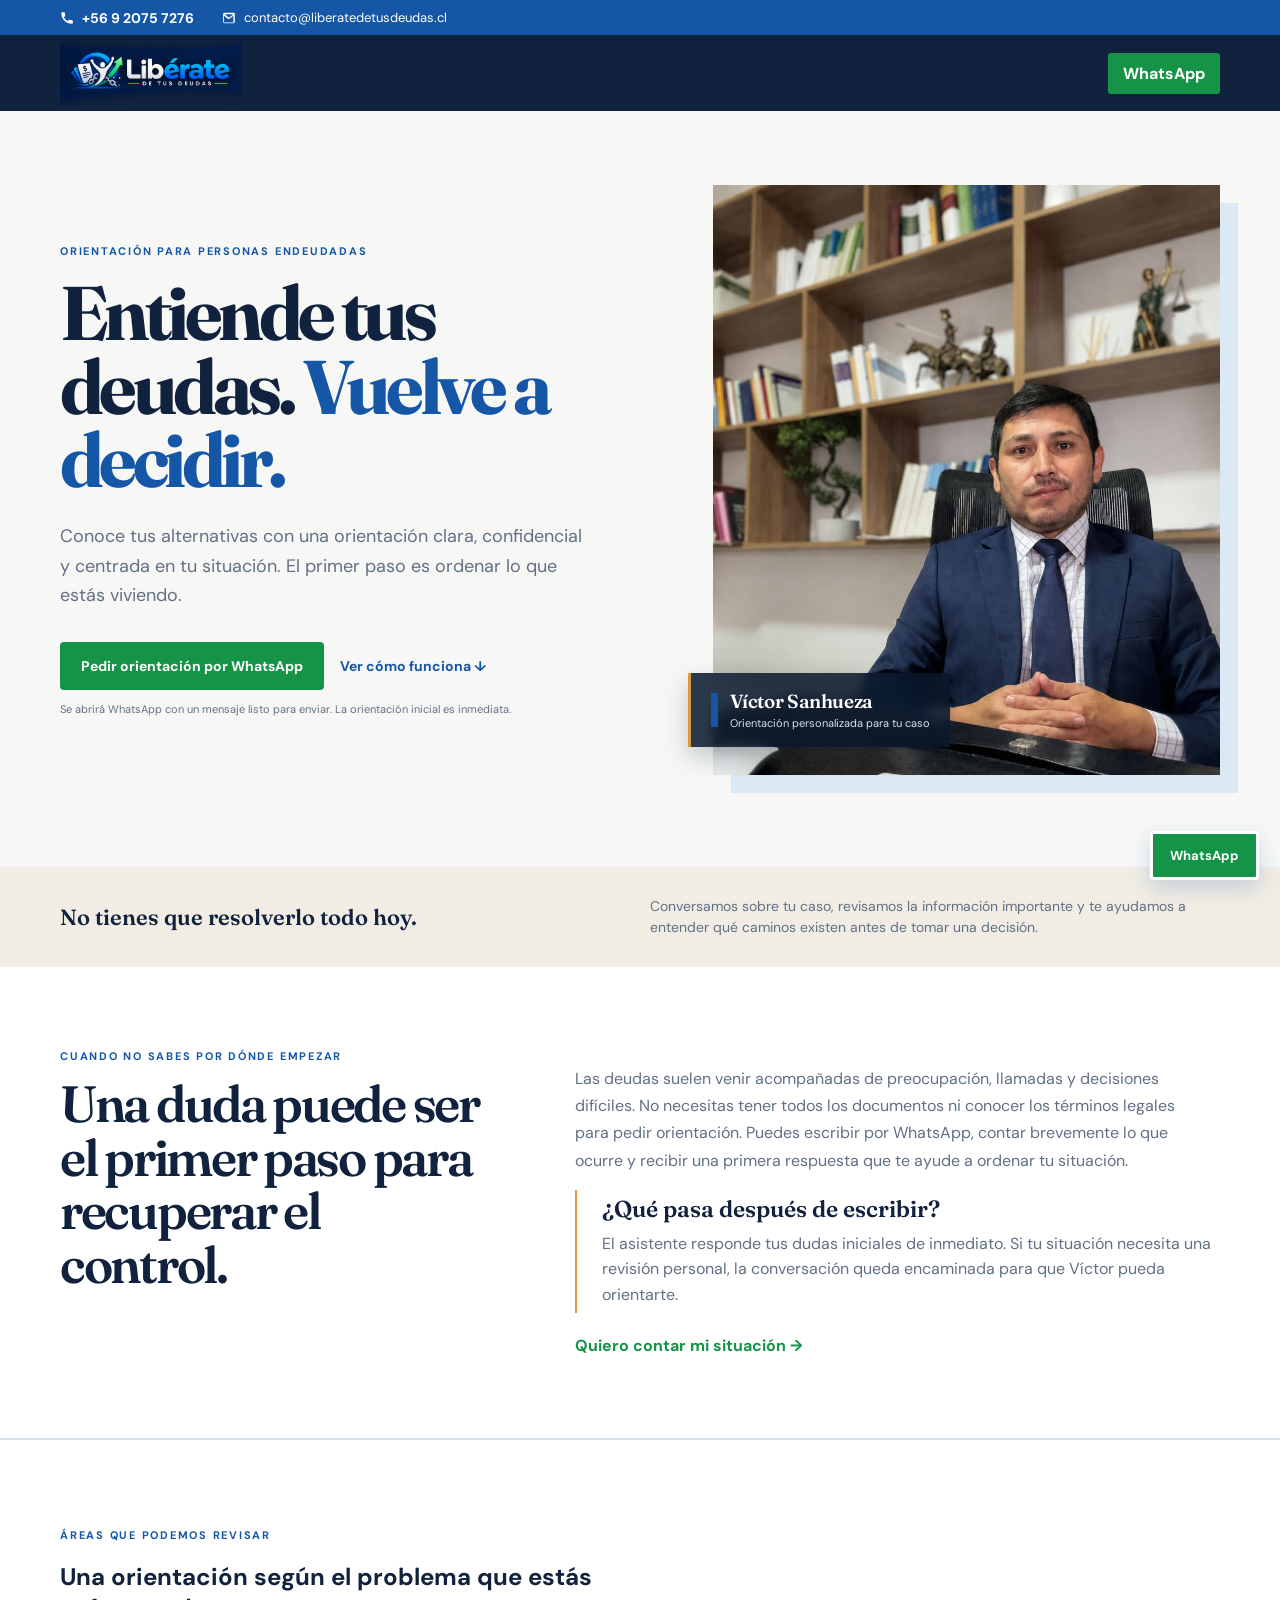
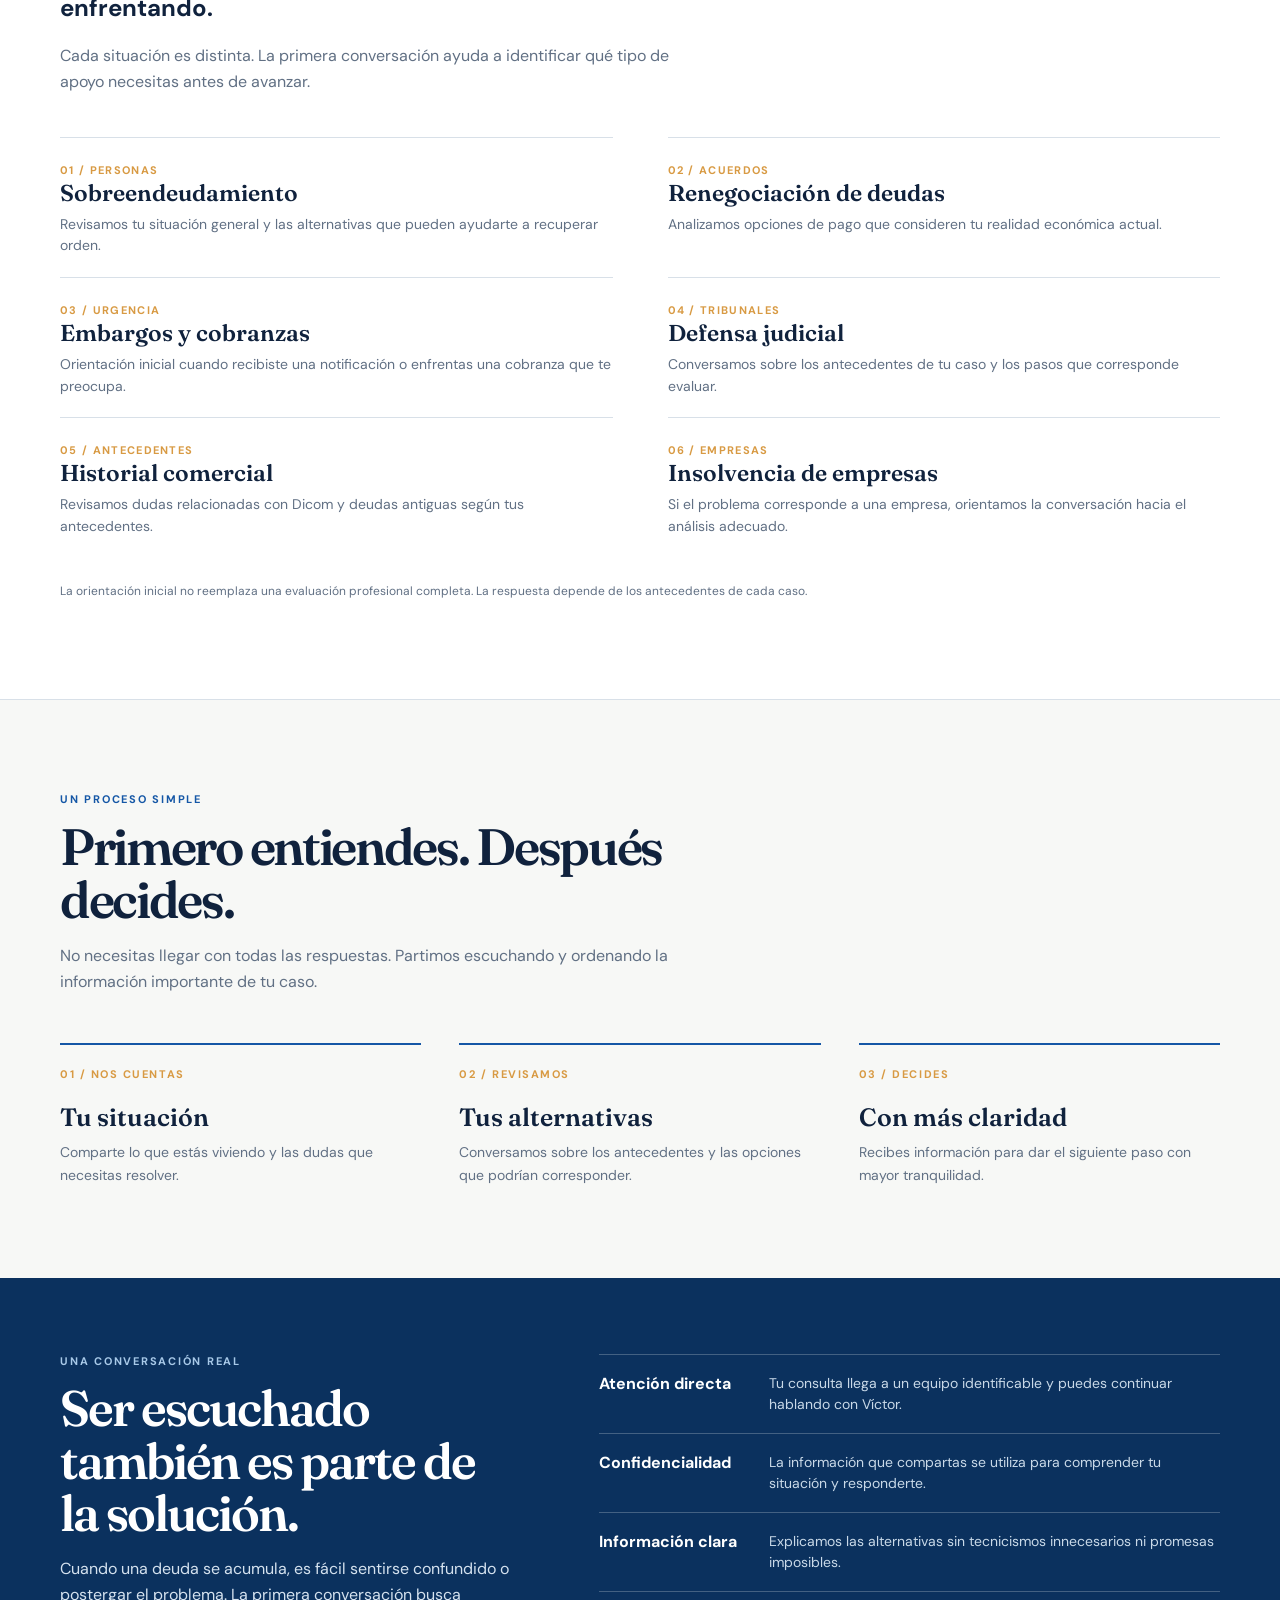
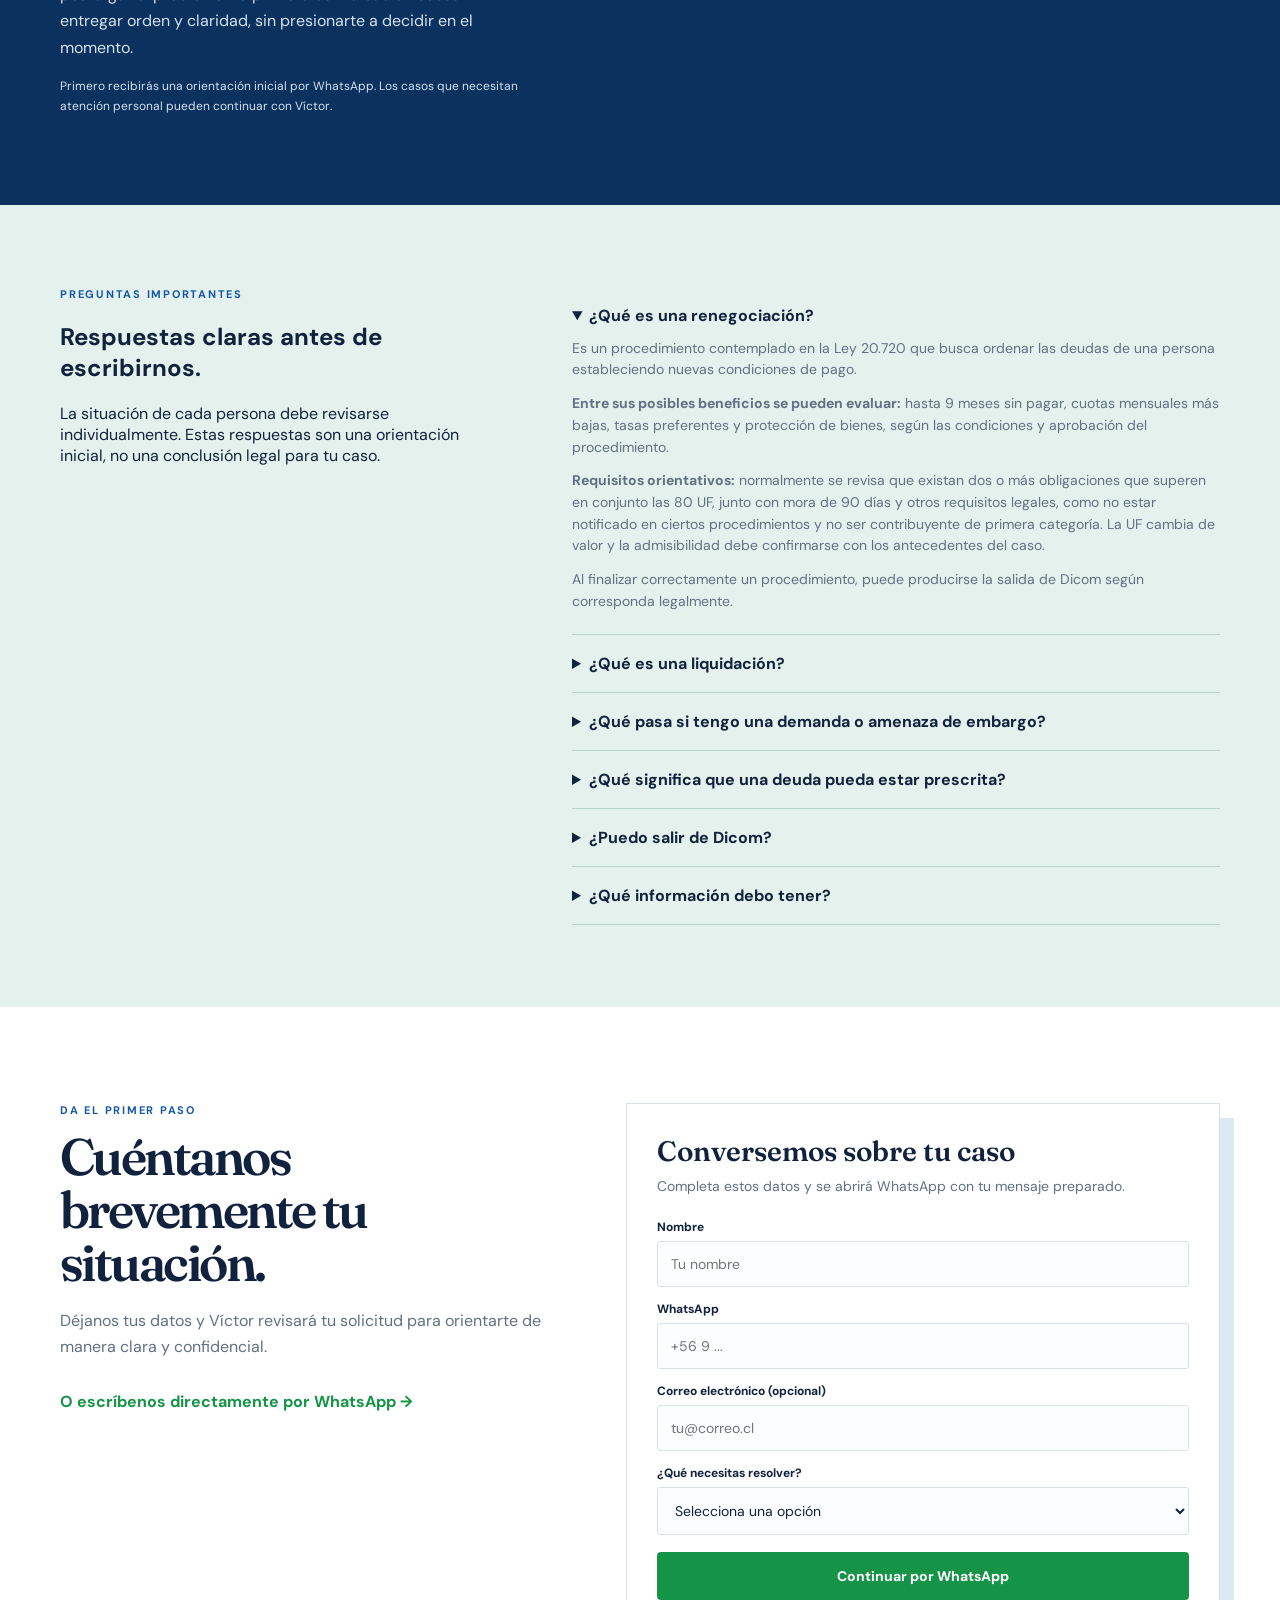
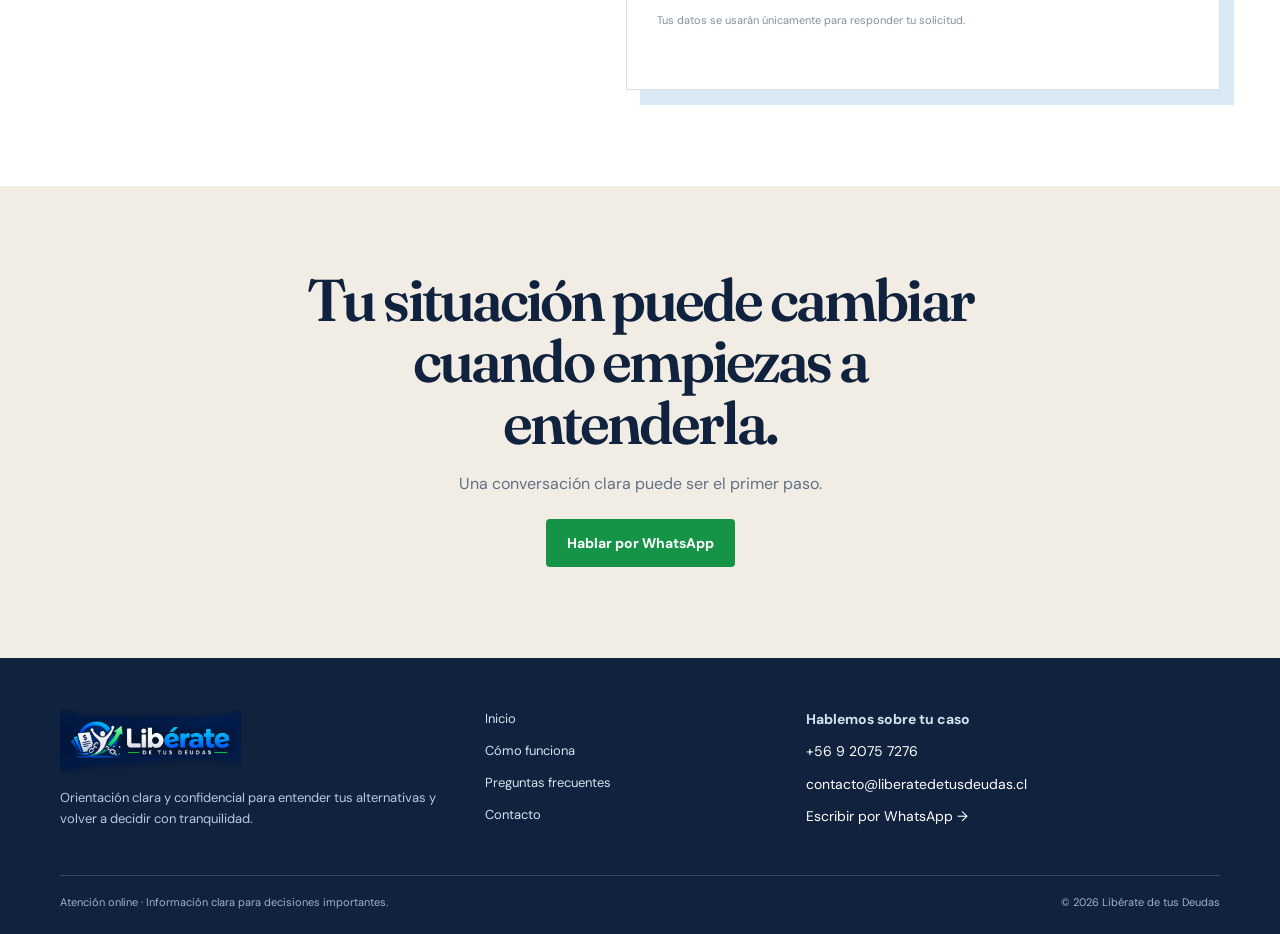
<file: index.html>
<!doctype html>
<html lang="es">
<head>
  <meta charset="utf-8">
  <meta name="viewport" content="width=device-width, initial-scale=1">
  <title>Libérate de tus Deudas | Orientación clara para volver a empezar</title>
  <meta name="description" content="Orientación clara y confidencial para entender tus alternativas frente a las deudas.">
  <meta name="theme-color" content="#10223d">
  <link rel="preconnect" href="https://fonts.googleapis.com">
  <link rel="preconnect" href="https://fonts.gstatic.com" crossorigin>
  <link rel="preload" as="image" href="victor abogado.jpeg" fetchpriority="high">
  <link href="https://fonts.googleapis.com/css2?family=DM+Sans:wght@400;500;600;700&family=Fraunces:opsz,wght@9..144,600;9..144,700&display=swap" rel="stylesheet">
  <style>
    :root{--ink:#10223d;--blue:#1557a6;--blue-dark:#0b315e;--paper:#f7f8f6;--warm:#f1ede4;--muted:#617084;--line:#d8e0e8;--green:#159447;--orange:#d89a43}
    *{box-sizing:border-box}html{scroll-behavior:smooth}body{margin:0;background:var(--paper);color:var(--ink);font-family:"DM Sans",sans-serif}a{color:inherit;text-decoration:none}.wrap{width:min(1160px,calc(100% - 40px));margin:auto}.eyebrow{color:var(--blue);font-size:11px;font-weight:700;letter-spacing:.16em;text-transform:uppercase}.topbar{background:var(--ink);color:#fff}.nav{height:76px;display:flex;align-items:center;justify-content:space-between}.brand{font-weight:700;letter-spacing:-.03em}.brand span{display:block;color:#a8c9e8;font-size:10px;letter-spacing:.14em;text-transform:uppercase;margin-top:3px}.nav-link{font-size:13px;color:#dce7f2}.hero{display:grid;grid-template-columns:1fr .88fr;gap:76px;align-items:center;padding:74px 0 92px}.hero h1{font:700 clamp(43px,6vw,76px)/.97 Fraunces,serif;letter-spacing:-.06em;margin:18px 0 25px;max-width:680px}.hero h1 em{font-style:normal;color:var(--blue)}.hero-copy>p{max-width:535px;color:var(--muted);font-size:18px;line-height:1.65;margin:0 0 31px}.actions{display:flex;gap:16px;align-items:center}.button{display:inline-block;border:0;background:var(--green);color:#fff;border-radius:4px;padding:15px 21px;font:700 14px "DM Sans";cursor:pointer;transition:transform .2s,background .2s}.button:hover{background:#10763a;transform:translateY(-2px)}.button:focus-visible,.text-link:focus-visible,a:focus-visible{outline:3px solid var(--orange);outline-offset:4px}.text-link{font-size:14px;color:var(--blue);font-weight:700}.portrait{position:relative;margin:0}.portrait img{display:block;width:100%;height:590px;object-fit:cover;object-position:center top;box-shadow:18px 18px 0 #dbe9f5}.portrait figcaption{position:absolute;left:-25px;bottom:28px;background:#fff;padding:13px 16px;border-left:3px solid var(--orange);box-shadow:0 9px 25px #10223d1c;font-size:13px}.intro{background:var(--warm);padding:29px 0}.intro-inner{display:flex;gap:32px;align-items:center;justify-content:space-between}.intro strong{font:600 22px Fraunces,serif}.intro p{margin:0;color:var(--muted);font-size:14px;max-width:570px;line-height:1.5}.section{padding:92px 0}.section-head{max-width:610px}.section h2{font:600 clamp(34px,4vw,52px)/1.05 Fraunces,serif;letter-spacing:-.045em;margin:14px 0 16px}.section-head p{color:var(--muted);line-height:1.6}.steps{display:grid;grid-template-columns:repeat(3,1fr);gap:38px;margin-top:49px}.step{border-top:2px solid var(--blue);padding-top:17px}.step b{font-size:11px;color:var(--orange);letter-spacing:.14em}.step h3{font:600 25px Fraunces,serif;margin:19px 0 9px}.step p{color:var(--muted);font-size:14px;line-height:1.6;margin:0}.trust{background:var(--blue-dark);color:#fff;padding:76px 0}.trust-grid{display:grid;grid-template-columns:.85fr 1.15fr;gap:80px;align-items:start}.trust h2{font:600 clamp(34px,4vw,50px)/1.05 Fraunces,serif;letter-spacing:-.04em;margin:14px 0}.trust .eyebrow{color:#a8c9e8}.trust p{color:#d5e2ef;line-height:1.65}.trust-list{border-top:1px solid #ffffff3b}.trust-item{padding:18px 0;border-bottom:1px solid #ffffff3b;display:grid;grid-template-columns:150px 1fr;gap:20px}.trust-item strong{color:#fff}.trust-item span{color:#c9d9e8;font-size:14px;line-height:1.5}.faq{background:#e5f1ec;padding:82px 0}.faq-grid{display:grid;grid-template-columns:.8fr 1.2fr;gap:80px}.faq details{border-bottom:1px solid #b8d4c8;padding:18px 0}.faq summary{font-weight:700;cursor:pointer}.faq details p{color:var(--muted);line-height:1.55;font-size:14px;margin:12px 0 4px}.contact{background:#fff;padding:96px 0}.contact-grid{display:grid;grid-template-columns:.9fr 1.1fr;gap:80px;align-items:start}.contact-copy h2{font:600 clamp(36px,4vw,55px)/1.03 Fraunces,serif;letter-spacing:-.05em;margin:14px 0 18px}.contact-copy p{color:var(--muted);line-height:1.65}.wa-inline{display:inline-block;margin-top:15px;color:var(--green);font-weight:700}.form-card{border:1px solid var(--line);padding:30px;box-shadow:14px 15px 0 #dbe9f5}.form-card h2{font:600 28px Fraunces,serif;margin:0 0 8px}.form-card>p{color:var(--muted);font-size:14px;line-height:1.5;margin:0 0 22px}.field{margin-bottom:14px}.field label{display:block;font-size:12px;font-weight:700;margin-bottom:6px}.field input,.field select{width:100%;border:1px solid var(--line);border-radius:3px;background:#fcfdff;padding:13px;font:14px "DM Sans";color:var(--ink)}.field input:focus,.field select:focus{outline:2px solid var(--orange);outline-offset:1px}.form-card .button{width:100%;margin-top:3px}.fine{font-size:11px!important;color:#82909c!important;margin:12px 0 0!important}.status{font-size:13px;margin-top:12px;min-height:18px}.status.ok{color:var(--green)}.status.error{color:#a13e2d}.closing{background:var(--warm);padding:83px 0 91px;text-align:center}.closing h2{font:600 clamp(35px,5vw,59px)/1.04 Fraunces,serif;letter-spacing:-.05em;max-width:700px;margin:0 auto 20px}.closing p{color:var(--muted);margin:0 auto 25px}.footer{border-top:1px solid var(--line);padding:24px 0;color:var(--muted);font-size:12px;display:flex;justify-content:space-between}.floating-wa{position:fixed;right:21px;bottom:20px;z-index:20;background:var(--green);color:#fff;border:3px solid #fff;border-radius:4px;padding:13px 17px;font-size:13px;font-weight:700;box-shadow:0 8px 22px #1557a633}
    .services{background:#fff;padding:88px 0;border-top:1px solid var(--line);border-bottom:1px solid var(--line)}.service-list{display:grid;grid-template-columns:1fr 1fr;gap:0 55px;margin-top:42px}.service{padding:20px 0;border-top:1px solid var(--line)}.service strong{display:block;font:600 23px Fraunces,serif;margin-bottom:7px}.service p{margin:0;color:var(--muted);font-size:14px;line-height:1.55}.service b{color:var(--orange);font-size:11px;letter-spacing:.12em}.services-note{color:var(--muted);font-size:12px;margin-top:25px}
    .contact-strip{background:#1557a6;color:#fff;font-size:13px}.contact-strip-inner{min-height:35px;display:flex;align-items:center;gap:28px}.contact-strip a{color:#fff}.contact-item{display:inline-flex;align-items:center;gap:8px}.contact-item b{font-size:14px}.contact-item svg{width:14px;height:14px;fill:currentColor}.nav-cta{background:var(--green);color:#fff!important;padding:10px 15px;border-radius:3px;font-weight:700}.footer{background:var(--ink);color:#d5e2ef;border-top:0;padding:52px max(20px,calc((100% - 1160px)/2)) 25px;display:grid;grid-template-columns:1.1fr .8fr 1.2fr;gap:45px}.footer h3{color:#fff;font:600 22px Fraunces,serif;margin:0 0 12px}.footer p{font-size:13px;line-height:1.6;margin:0;color:#b8cbe0}.footer-links{display:grid;gap:8px;font-size:13px}.footer-links a:hover{color:#fff}.footer-contact{display:grid;gap:10px;font-size:14px}.footer-contact a{color:#fff}.footer-bottom{grid-column:1/-1;border-top:1px solid #ffffff2b;padding-top:19px;font-size:11px;color:#9fb4c9;display:flex;justify-content:space-between}.footer-bottom span:last-child{text-align:right}
    @media(max-width:800px){.contact-strip-inner{min-height:0;padding:9px 0;display:flex;flex-wrap:wrap;gap:4px 16px;font-size:11px}.contact-item b{font-size:12px}.nav{height:68px}.nav-cta{padding:9px 11px;font-size:12px}.wrap{width:min(100% - 30px,560px)}.nav-link{display:none}.hero{display:flex;flex-direction:column;gap:43px;padding:48px 0 68px;align-items:stretch}.hero h1{font-size:52px;margin:16px 0 20px}.hero-copy>p{font-size:16px}.actions{flex-direction:column;align-items:stretch;gap:15px}.actions .button{text-align:center}.portrait img{height:430px;box-shadow:10px 10px 0 #dbe9f5}.portrait figcaption{left:8px;bottom:19px}.intro{padding:25px 0}.intro-inner{display:block}.intro strong{display:block;margin-bottom:7px}.section{padding:70px 0}.steps{grid-template-columns:1fr;gap:29px;margin-top:36px}.services{padding:68px 0}.service-list{grid-template-columns:1fr;gap:0;margin-top:29px}.trust{padding:66px 0}.trust-grid,.faq-grid,.contact-grid{grid-template-columns:1fr;gap:35px}.trust-item{grid-template-columns:125px 1fr;gap:15px}.faq{padding:64px 0}.contact{padding:70px 0}.form-card{padding:23px;box-shadow:8px 9px 0 #dbe9f5}.closing{padding:67px 0 76px}.footer{display:grid;grid-template-columns:1fr;gap:27px;padding:42px 15px 22px}.footer-bottom{display:block;line-height:1.7}.footer-bottom span{display:block}.footer-bottom span:last-child{text-align:left;margin-top:4px}.floating-wa{right:15px;bottom:15px}}
   .portrait figcaption{display:flex;align-items:center;gap:12px;padding:16px 20px;background:rgba(10,25,45,.86);border-left:3px solid var(--orange);box-shadow:0 10px 25px rgba(10,25,45,.22);backdrop-filter:blur(6px);color:#fff}.portrait figcaption:before{content:"";width:7px;height:34px;flex:0 0 7px;background:var(--blue);border-radius:1px}.portrait-id{font-size:12px;line-height:1.25}.portrait-id strong{display:block;font:600 19px Fraunces,serif;letter-spacing:-.02em;color:#fff}.portrait-id span{display:block;color:#d6e4f0;font-size:11px;margin-top:4px}
   .brand-logo{display:block;width:250px;height:64px;object-fit:contain;object-position:left center;background:transparent;padding:0;border-radius:0}.footer-logo{display:block;width:235px;height:64px;object-fit:contain;object-position:left center;background:transparent;padding:0;border-radius:0;margin-bottom:14px}.footer-brand{min-width:0}
   @media(max-width:800px){.brand-logo{width:210px;height:54px}.footer-logo{width:210px;height:54px}}
   body{overflow-x:hidden}.contact-strip a{min-height:20px}.portrait figcaption{max-width:calc(100% - 16px)}
   @media(max-width:800px){html{scroll-padding-top:15px}.contact-strip-inner{width:calc(100% - 30px)}.contact-item{white-space:nowrap}.nav{gap:12px}.nav>div{display:flex;align-items:center;gap:10px}.hero h1{max-width:10em;line-height:1}.hero-copy>p{max-width:34em}.portrait{width:calc(100% - 10px);margin-right:10px}.portrait figcaption{max-width:calc(100% - 16px);left:8px;bottom:18px}.portrait-id strong{font-size:17px}.portrait-id span{font-size:11px}.service strong{font-size:22px}.trust-item span{font-size:13px}.field input,.field select{font-size:16px;min-height:48px}.form-card .button{min-height:50px}.button,.nav-cta{min-height:46px;display:inline-flex;align-items:center;justify-content:center}.closing .button{width:100%;max-width:360px}.floating-wa{bottom:calc(15px + env(safe-area-inset-bottom));padding:12px 16px}.footer-contact a{padding:3px 0}}
   .story{background:#fff;padding:82px 0;border-bottom:1px solid var(--line)}.story-grid{display:grid;grid-template-columns:.8fr 1.2fr;gap:85px;align-items:start}.story h2{font:600 clamp(34px,4vw,51px)/1.05 Fraunces,serif;letter-spacing:-.045em;margin:14px 0}.story-copy{color:var(--muted);line-height:1.7;max-width:620px}.story-cta{margin-top:22px;display:inline-flex;color:var(--green);font-weight:700}.next-step{border-left:2px solid var(--orange);padding:5px 0 5px 25px}.next-step strong{display:block;font:600 23px Fraunces,serif;margin-bottom:8px}.next-step p{color:var(--muted);line-height:1.6;margin:0}.bot-note{color:#c9d9e8;font-size:12px;margin-top:14px}.hero-microcopy{display:block;color:var(--muted);font-size:11px;margin-top:12px}.hero .button{white-space:nowrap}
   @media(max-width:800px){.story{padding:68px 0}.story-grid{grid-template-columns:1fr;gap:30px}.story-copy{font-size:15px}.next-step{padding-left:18px}.hero-microcopy{text-align:center}.hero .button{white-space:normal}}
   .nav-link{display:none}
   </style>
</head>
<body>
  <div class="contact-strip"><div class="contact-strip-inner wrap"><a class="contact-item" href="tel:+56920757276"><svg viewBox="0 0 24 24" aria-hidden="true"><path d="M6.6 10.8a15.7 15.7 0 0 0 6.6 6.6l2.2-2.2c.3-.3.8-.4 1.2-.2 1.3.4 2.7.7 4.1.7.7 0 1.3.6 1.3 1.3v3.5c0 .7-.6 1.3-1.3 1.3C10.4 21.8 2.2 13.6 2.2 3.3 2.2 2.6 2.8 2 3.5 2H7c.7 0 1.3.6 1.3 1.3 0 1.4.2 2.8.7 4.1.1.4 0 .9-.3 1.2l-2.1 2.2Z"/></svg><b>+56 9 2075 7276</b></a><a class="contact-item" href="mailto:contacto@liberatedetusdeudas.cl"><svg viewBox="0 0 24 24" aria-hidden="true"><path d="M2 5.5A2.5 2.5 0 0 1 4.5 3h15A2.5 2.5 0 0 1 22 5.5v13a2.5 2.5 0 0 1-2.5 2.5h-15A2.5 2.5 0 0 1 2 18.5v-13Zm2.8.1 6.3 5a1.4 1.4 0 0 0 1.8 0l6.3-5H4.8Zm14.7 13.2V8.2l-5.4 4.3a4.1 4.1 0 0 1-5.2 0L3.5 8.2v10.6c0 .5.4.9 1 .9h14c.6 0 1-.4 1-.9Z"/></svg>contacto@liberatedetusdeudas.cl</a></div></div><header class="topbar"><nav class="nav wrap"><a class="brand" href="#inicio"><img class="brand-logo" src="logoliberate.png" alt="Libérate de tus Deudas"></a><div><a class="nav-link" href="#preguntas">Preguntas frecuentes</a> <a class="nav-cta" href="https://wa.me/56920757276?text=Hola%2C%20necesito%20orientaci%C3%B3n%20sobre%20mis%20deudas" target="_blank" rel="noopener">WhatsApp</a></div></nav></header>
  <main id="inicio">
    <section class="hero wrap"><div class="hero-copy"><div class="eyebrow">Orientación para personas endeudadas</div><h1>Entiende tus deudas. <em>Vuelve a decidir.</em></h1><p>Conoce tus alternativas con una orientación clara, confidencial y centrada en tu situación. El primer paso es ordenar lo que estás viviendo.</p><div class="actions"><a class="button" href="https://wa.me/56920757276?text=Hola%2C%20quiero%20contarles%20mi%20situaci%C3%B3n%20y%20recibir%20orientaci%C3%B3n" target="_blank" rel="noopener">Pedir orientación por WhatsApp</a><a class="text-link" href="#como-funciona">Ver cómo funciona ↓</a></div><span class="hero-microcopy">Se abrirá WhatsApp con un mensaje listo para enviar. La orientación inicial es inmediata.</span></div><figure class="portrait"><img src="victor abogado.jpeg" alt="Víctor Sanhueza, abogado" width="470" height="590" loading="eager" fetchpriority="high" decoding="async"><figcaption><span class="portrait-id"><strong>Víctor Sanhueza</strong><span>Orientación personalizada para tu caso</span></span></figcaption></figure></section>
    <section class="intro"><div class="intro-inner wrap"><strong>No tienes que resolverlo todo hoy.</strong><p>Conversamos sobre tu caso, revisamos la información importante y te ayudamos a entender qué caminos existen antes de tomar una decisión.</p></div></section>
    <section class="story"><div class="story-grid wrap"><div><div class="eyebrow">Cuando no sabes por dónde empezar</div><h2>Una duda puede ser el primer paso para recuperar el control.</h2></div><div><p class="story-copy">Las deudas suelen venir acompañadas de preocupación, llamadas y decisiones difíciles. No necesitas tener todos los documentos ni conocer los términos legales para pedir orientación. Puedes escribir por WhatsApp, contar brevemente lo que ocurre y recibir una primera respuesta que te ayude a ordenar tu situación.</p><div class="next-step"><strong>¿Qué pasa después de escribir?</strong><p>El asistente responde tus dudas iniciales de inmediato. Si tu situación necesita una revisión personal, la conversación queda encaminada para que Víctor pueda orientarte.</p></div><a class="story-cta" href="https://wa.me/56920757276?text=Hola%2C%20quiero%20contarles%20mi%20situaci%C3%B3n%20y%20recibir%20orientaci%C3%B3n" target="_blank" rel="noopener">Quiero contar mi situación →</a></div></div></section>
    <section class="services"><div class="wrap"><div class="section-head"><div class="eyebrow">Áreas que podemos revisar</div><h2>Una orientación según el problema que estás enfrentando.</h2><p>Cada situación es distinta. La primera conversación ayuda a identificar qué tipo de apoyo necesitas antes de avanzar.</p></div><div class="service-list"><article class="service"><b>01 / PERSONAS</b><strong>Sobreendeudamiento</strong><p>Revisamos tu situación general y las alternativas que pueden ayudarte a recuperar orden.</p></article><article class="service"><b>02 / ACUERDOS</b><strong>Renegociación de deudas</strong><p>Analizamos opciones de pago que consideren tu realidad económica actual.</p></article><article class="service"><b>03 / URGENCIA</b><strong>Embargos y cobranzas</strong><p>Orientación inicial cuando recibiste una notificación o enfrentas una cobranza que te preocupa.</p></article><article class="service"><b>04 / TRIBUNALES</b><strong>Defensa judicial</strong><p>Conversamos sobre los antecedentes de tu caso y los pasos que corresponde evaluar.</p></article><article class="service"><b>05 / ANTECEDENTES</b><strong>Historial comercial</strong><p>Revisamos dudas relacionadas con Dicom y deudas antiguas según tus antecedentes.</p></article><article class="service"><b>06 / EMPRESAS</b><strong>Insolvencia de empresas</strong><p>Si el problema corresponde a una empresa, orientamos la conversación hacia el análisis adecuado.</p></article></div><p class="services-note">La orientación inicial no reemplaza una evaluación profesional completa. La respuesta depende de los antecedentes de cada caso.</p></div></section>
    <section class="section wrap" id="como-funciona"><div class="section-head"><div class="eyebrow">Un proceso simple</div><h2>Primero entiendes. Después decides.</h2><p>No necesitas llegar con todas las respuestas. Partimos escuchando y ordenando la información importante de tu caso.</p></div><div class="steps"><article class="step"><b>01 / NOS CUENTAS</b><h3>Tu situación</h3><p>Comparte lo que estás viviendo y las dudas que necesitas resolver.</p></article><article class="step"><b>02 / REVISAMOS</b><h3>Tus alternativas</h3><p>Conversamos sobre los antecedentes y las opciones que podrían corresponder.</p></article><article class="step"><b>03 / DECIDES</b><h3>Con más claridad</h3><p>Recibes información para dar el siguiente paso con mayor tranquilidad.</p></article></div></section>
    <section class="trust"><div class="trust-grid wrap"><div><div class="eyebrow">Una conversación real</div><h2>Ser escuchado también es parte de la solución.</h2><p>Cuando una deuda se acumula, es fácil sentirse confundido o postergar el problema. La primera conversación busca entregar orden y claridad, sin presionarte a decidir en el momento.</p><p class="bot-note">Primero recibirás una orientación inicial por WhatsApp. Los casos que necesitan atención personal pueden continuar con Víctor.</p></div><div class="trust-list"><div class="trust-item"><strong>Atención directa</strong><span>Tu consulta llega a un equipo identificable y puedes continuar hablando con Víctor.</span></div><div class="trust-item"><strong>Confidencialidad</strong><span>La información que compartas se utiliza para comprender tu situación y responderte.</span></div><div class="trust-item"><strong>Información clara</strong><span>Explicamos las alternativas sin tecnicismos innecesarios ni promesas imposibles.</span></div></div></div></section>
    <section class="faq" id="preguntas"><div class="faq-grid wrap"><div><div class="eyebrow">Preguntas importantes</div><h2>Respuestas claras antes de escribirnos.</h2><p>La situación de cada persona debe revisarse individualmente. Estas respuestas son una orientación inicial, no una conclusión legal para tu caso.</p></div><div><details open><summary>¿Qué es una renegociación?</summary><p>Es un procedimiento contemplado en la Ley 20.720 que busca ordenar las deudas de una persona estableciendo nuevas condiciones de pago.</p><p><b>Entre sus posibles beneficios se pueden evaluar:</b> hasta 9 meses sin pagar, cuotas mensuales más bajas, tasas preferentes y protección de bienes, según las condiciones y aprobación del procedimiento.</p><p><b>Requisitos orientativos:</b> normalmente se revisa que existan dos o más obligaciones que superen en conjunto las 80 UF, junto con mora de 90 días y otros requisitos legales, como no estar notificado en ciertos procedimientos y no ser contribuyente de primera categoría. La UF cambia de valor y la admisibilidad debe confirmarse con los antecedentes del caso.</p><p>Al finalizar correctamente un procedimiento, puede producirse la salida de Dicom según corresponda legalmente.</p></details><details><summary>¿Qué es una liquidación?</summary><p>Es un proceso legal para una persona o empresa deudora que puede extinguir obligaciones mediante la realización o venta de bienes, según las reglas del procedimiento. No es lo mismo que renegociar y no siempre es conveniente para quien tiene bienes de alto valor.</p><p><b>Posibles efectos:</b> extinción de obligaciones incluidas, cese de ciertos cobros y posibilidad de recuperar acceso al sistema financiero, siempre sujeto al procedimiento y sus requisitos.</p><p>La conveniencia depende de tus deudas, bienes y antecedentes. Por eso no debe iniciarse solo con información general.</p></details><details><summary>¿Qué pasa si tengo una demanda o amenaza de embargo?</summary><p>No ignores una notificación. Dependiendo del caso, puede ser necesario revisar prescripción de deudas antiguas, abandono del procedimiento, nulidad, excepciones o tercerías para proteger bienes. Los plazos pueden ser breves, así que escribe indicando qué documento recibiste y cuándo.</p></details><details><summary>¿Qué significa que una deuda pueda estar prescrita?</summary><p>Algunas deudas antiguas podrían estar prescritas, pero la prescripción debe analizarse y normalmente ser declarada judicialmente. No significa que toda deuda antigua deje automáticamente de existir ni que debas dejar de pagar sin orientación.</p></details><details><summary>¿Puedo salir de Dicom?</summary><p>Algunos procedimientos pueden producir efectos sobre tus antecedentes comerciales, pero no existe una respuesta automática para todos los casos. Primero hay que revisar el origen, estado y tratamiento legal de tus deudas.</p></details><details><summary>¿Qué información debo tener?</summary><p>Comienza con lo que recuerdes: acreedores, montos aproximados, fechas de vencimiento, bienes y cualquier notificación. No necesitas tener todo ordenado para escribirnos.</p></details></div></div></section>
    <section class="contact" id="contacto"><div class="contact-grid wrap"><div class="contact-copy"><div class="eyebrow">Da el primer paso</div><h2>Cuéntanos brevemente tu situación.</h2><p>Déjanos tus datos y Víctor revisará tu solicitud para orientarte de manera clara y confidencial.</p><a class="wa-inline" href="https://wa.me/56920757276?text=Hola%2C%20necesito%20orientaci%C3%B3n%20sobre%20mis%20deudas" target="_blank" rel="noopener">O escríbenos directamente por WhatsApp →</a></div><form class="form-card" id="contacto-form"><h2>Conversemos sobre tu caso</h2><p>Completa estos datos y se abrirá WhatsApp con tu mensaje preparado.</p><div class="field"><label for="name">Nombre</label><input id="name" name="name" required autocomplete="name" placeholder="Tu nombre"></div><div class="field"><label for="phone">WhatsApp</label><input id="phone" name="phone" required autocomplete="tel" placeholder="+56 9 ..."></div><div class="field"><label for="email">Correo electrónico <span>(opcional)</span></label><input id="email" name="email" type="email" autocomplete="email" placeholder="tu@correo.cl"></div><div class="field"><label for="reason">¿Qué necesitas resolver?</label><select id="reason" name="reason" required><option value="">Selecciona una opción</option><option>Quiero conocer mis alternativas</option><option>Tengo dudas sobre mis deudas</option><option>Necesito orientación sobre mi caso</option><option>Quiero hablar con un abogado</option></select></div><button class="button" type="submit">Continuar por WhatsApp</button><p class="fine">Tus datos se usarán únicamente para responder tu solicitud.</p><div class="status" aria-live="polite"></div></form></div></section>
    <section class="closing"><div class="wrap"><h2>Tu situación puede cambiar cuando empiezas a entenderla.</h2><p>Una conversación clara puede ser el primer paso.</p><a class="button" href="https://wa.me/56920757276?text=Hola%2C%20necesito%20orientaci%C3%B3n%20sobre%20mis%20deudas" target="_blank" rel="noopener">Hablar por WhatsApp</a></div></section>
  </main>
  <footer class="footer"><div class="footer-brand"><img class="footer-logo" src="logoliberate.png" alt="Libérate de tus Deudas"><p>Orientación clara y confidencial para entender tus alternativas y volver a decidir con tranquilidad.</p></div><nav class="footer-links" aria-label="Enlaces del sitio"><a href="#inicio">Inicio</a><a href="#como-funciona">Cómo funciona</a><a href="#preguntas">Preguntas frecuentes</a><a href="#contacto">Contacto</a></nav><div class="footer-contact"><strong>Hablemos sobre tu caso</strong><a href="tel:+56920757276">+56 9 2075 7276</a><a href="mailto:contacto@liberatedetusdeudas.cl">contacto@liberatedetusdeudas.cl</a><a href="https://wa.me/56920757276?text=Hola%2C%20necesito%20orientaci%C3%B3n%20sobre%20mis%20deudas" target="_blank" rel="noopener">Escribir por WhatsApp →</a></div><div class="footer-bottom"><span>Atención online · Información clara para decisiones importantes.</span><span>© 2026 Libérate de tus Deudas</span></div></footer><a class="floating-wa" href="https://wa.me/56920757276?text=Hola%2C%20necesito%20orientaci%C3%B3n%20sobre%20mis%20deudas" target="_blank" rel="noopener">WhatsApp</a>
  <script>const form=document.querySelector("#contacto-form"),status=document.querySelector(".status");form.addEventListener("submit",event=>{event.preventDefault();const data=Object.fromEntries(new FormData(form)),message=["Hola, necesito orientación sobre mis deudas.","","Nombre: "+data.name,"WhatsApp: "+data.phone,data.email?"Correo: "+data.email:"","Motivo: "+data.reason].filter(Boolean).join("\n");window.open("https://wa.me/56920757276?text="+encodeURIComponent(message),"_blank","noopener");status.textContent="Se abrió WhatsApp con tus datos listos para enviar.";status.className="status ok"});</script>
</body></html>
</file>
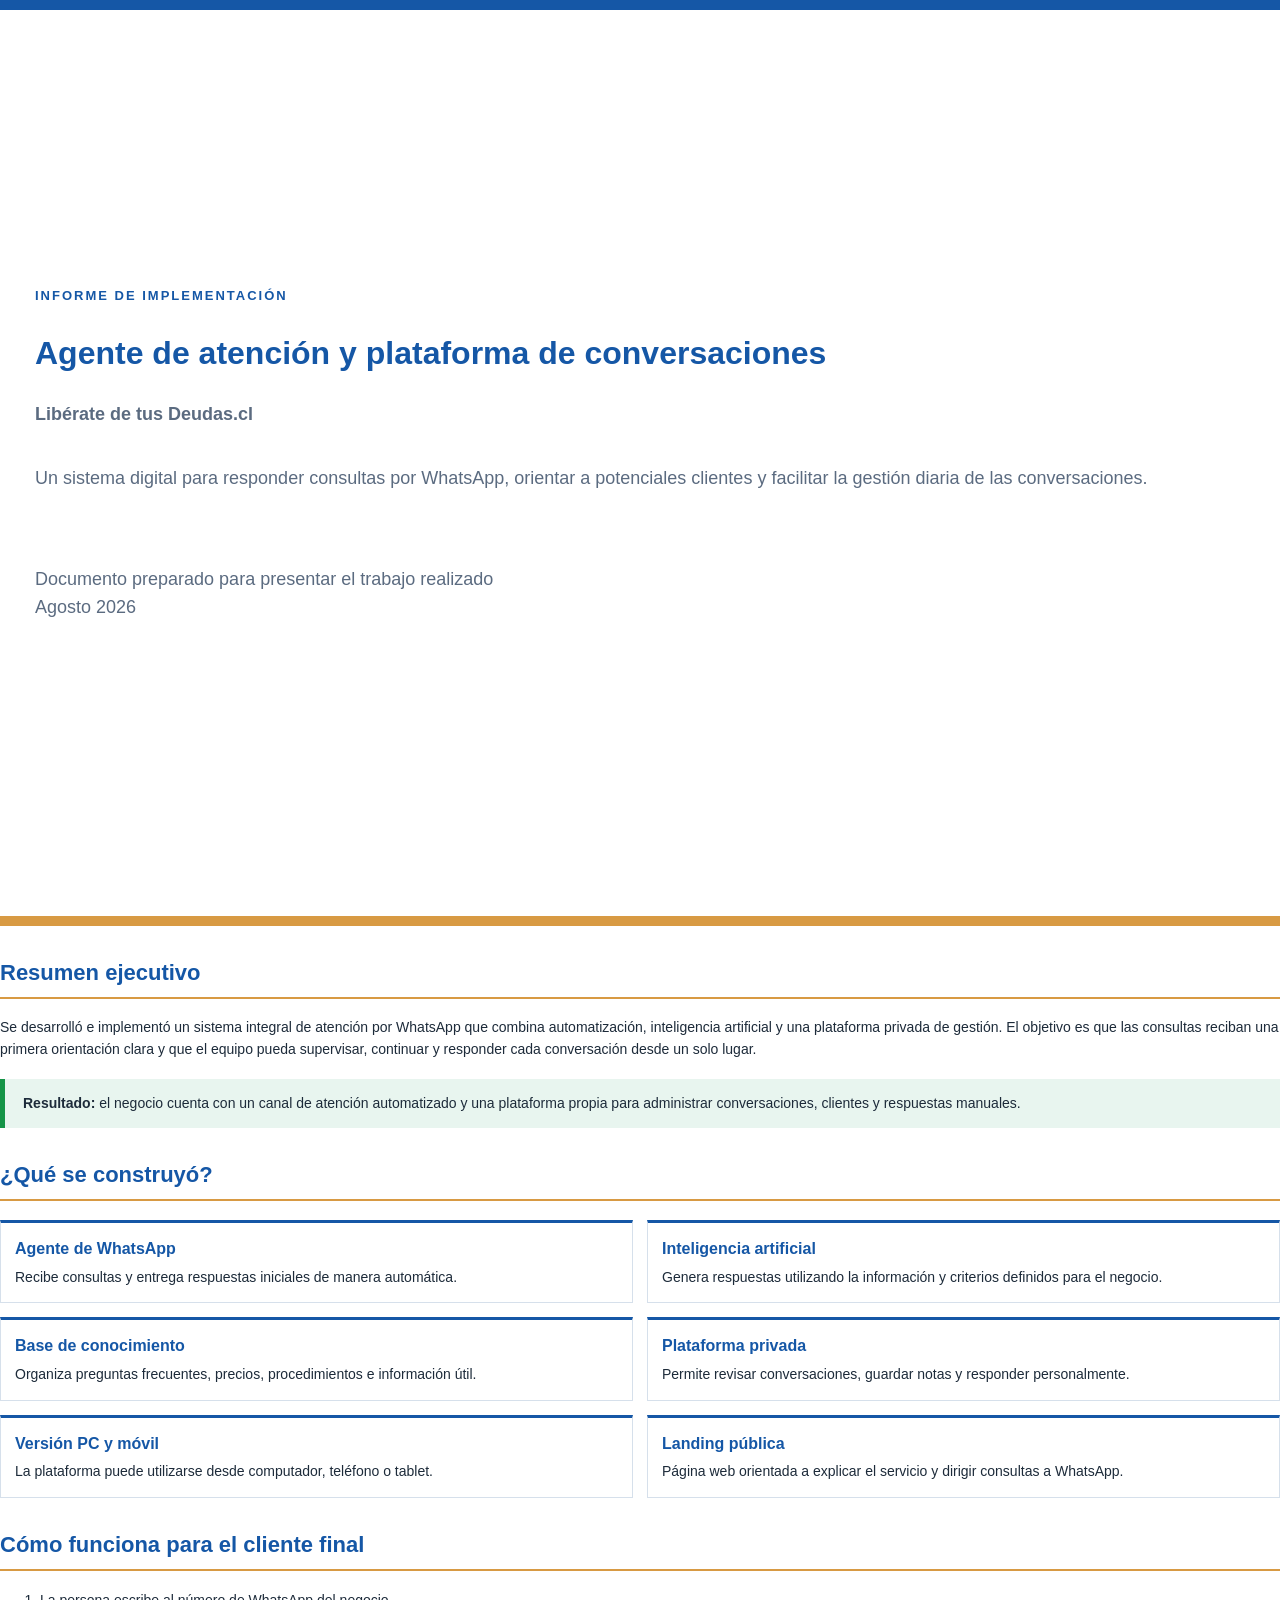
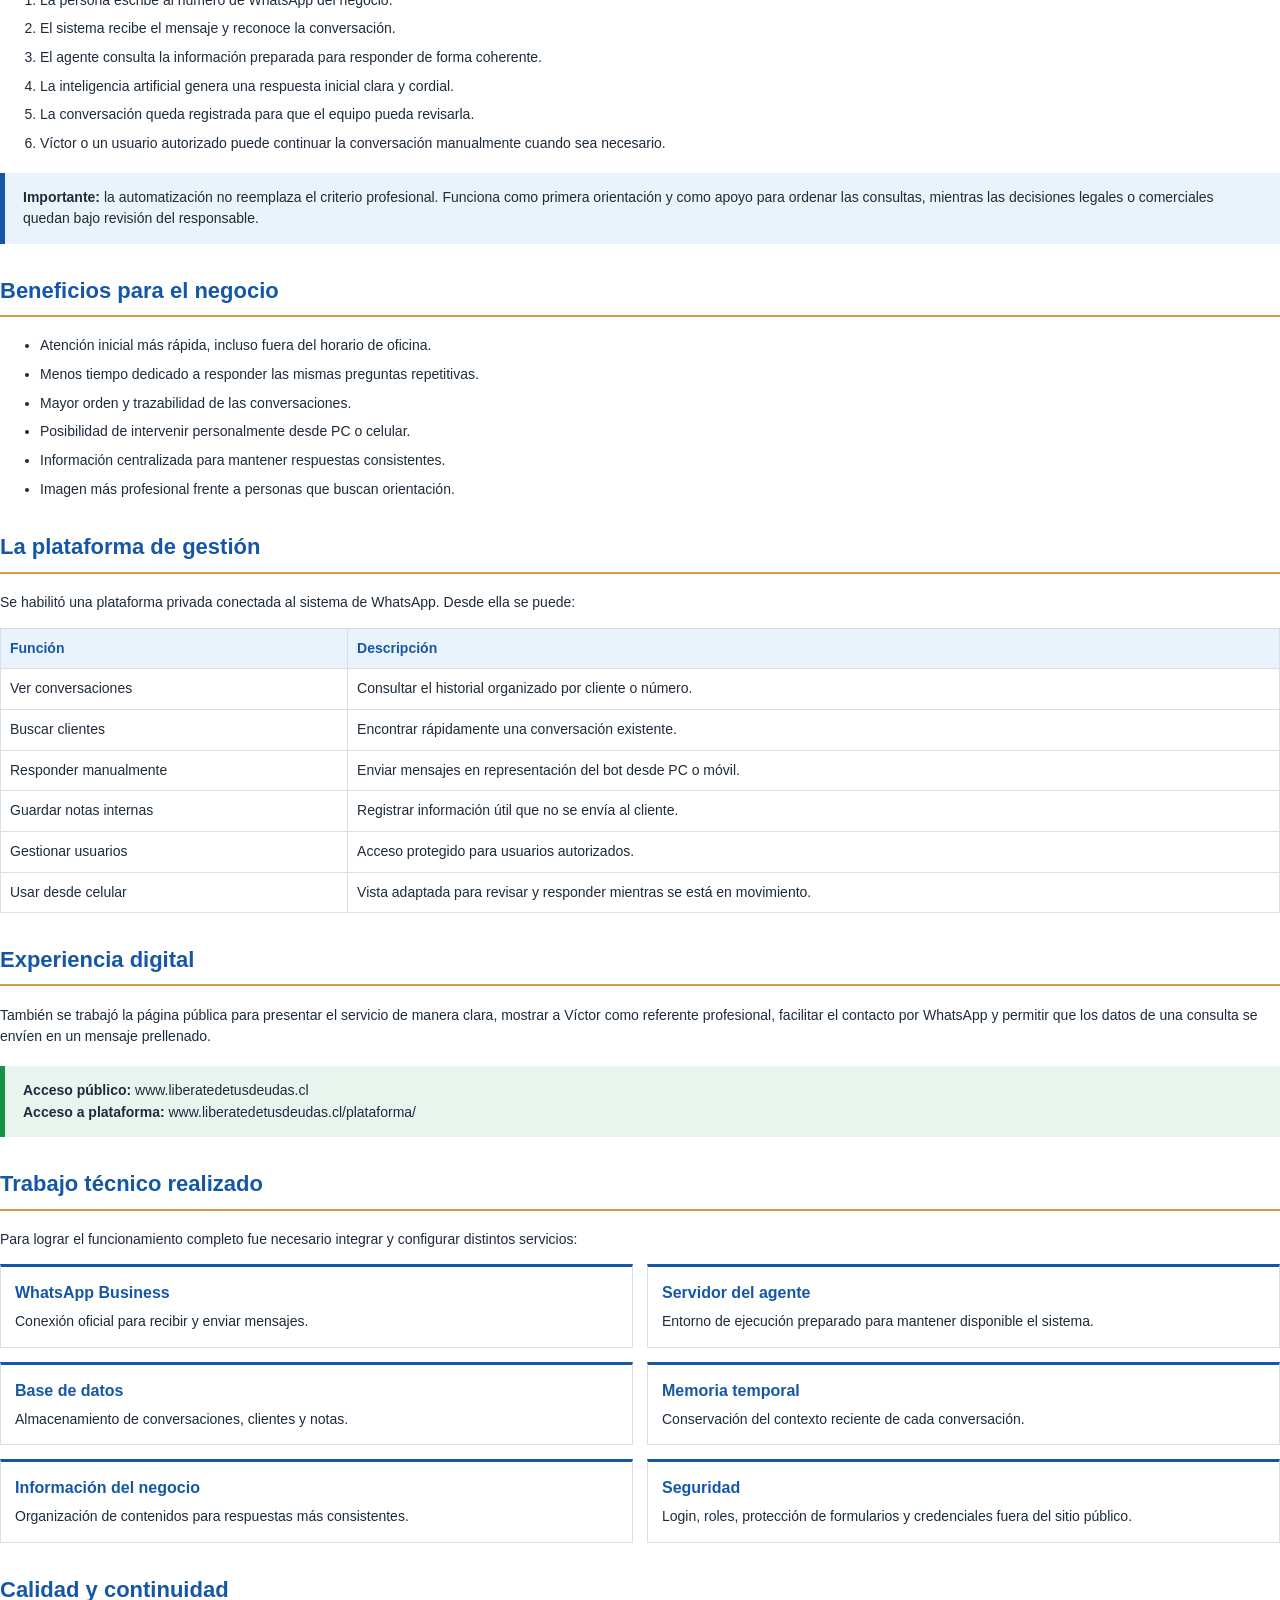
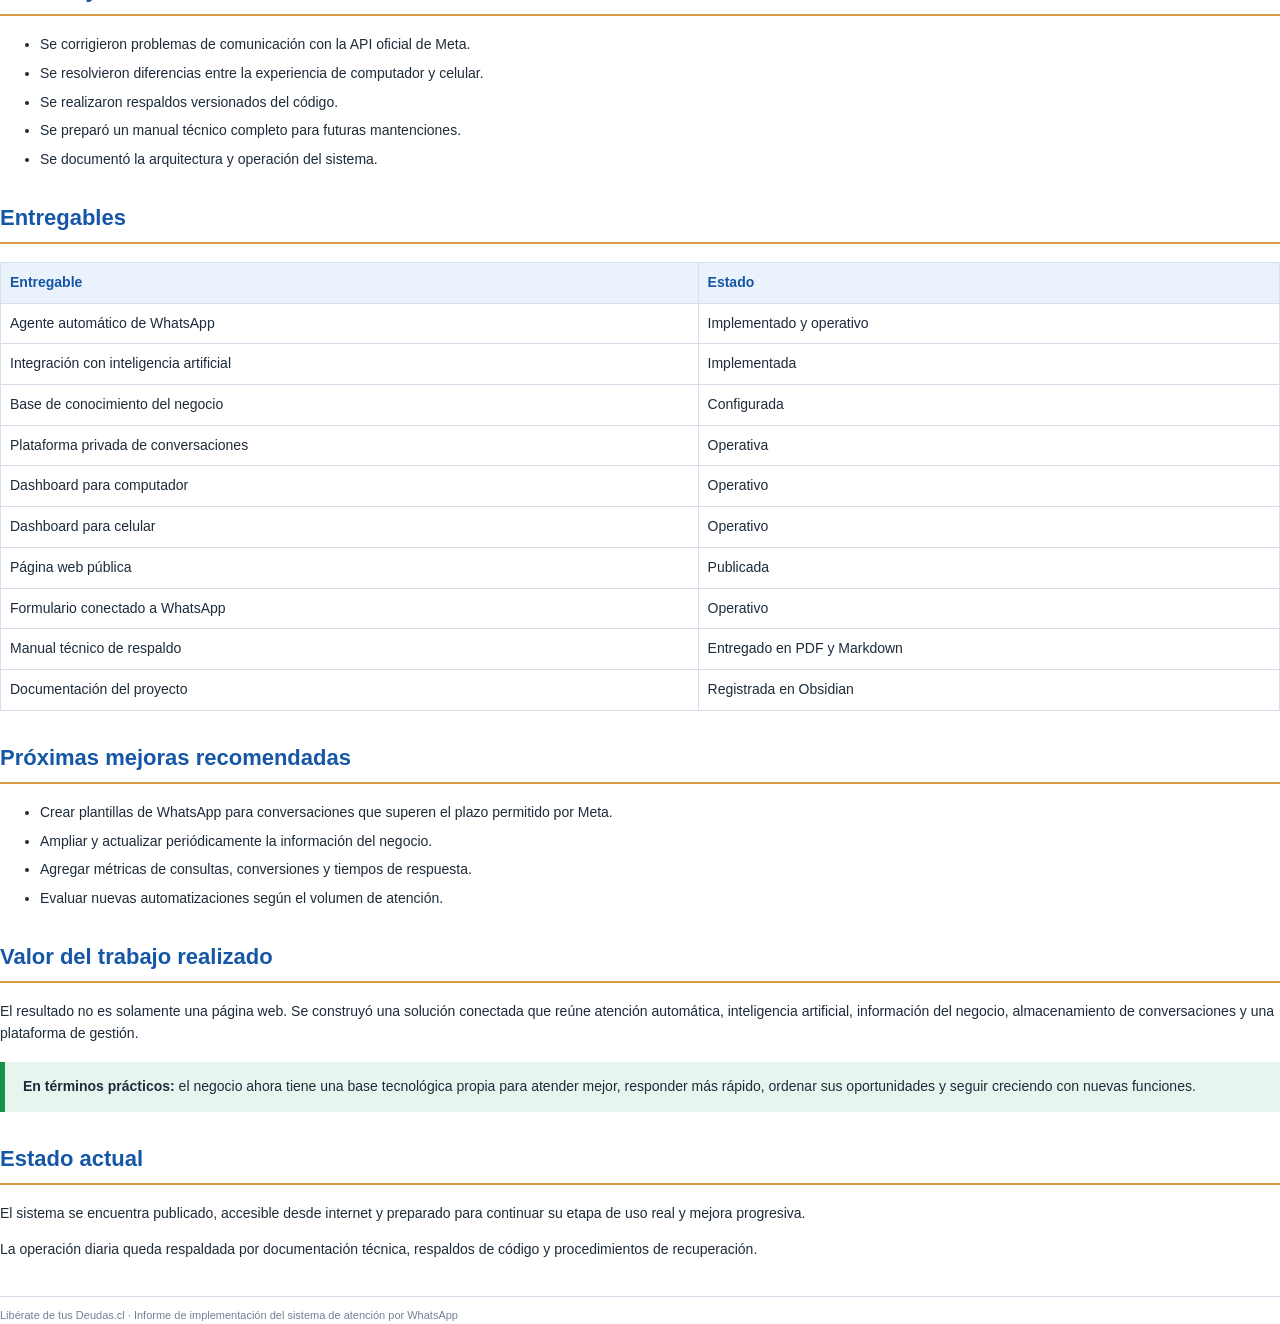
<file: INFORME_CLIENTE_AGENTE_VICTOR.html>
<!doctype html><html lang="es"><head><meta charset="utf-8"><title>Informe de implementación - Libérate de tus Deudas</title><style>@page{size:A4;margin:18mm}*{box-sizing:border-box}body{margin:0;font:14px Arial,sans-serif;line-height:1.55;color:#1d2b3a;background:#fff}h1,h2,h3{color:#1557a6}h1{font-size:32px;line-height:1.1;margin:0 0 12px}h2{font-size:22px;border-bottom:2px solid #d89a43;padding-bottom:7px;margin-top:30px}h3{font-size:16px;margin-bottom:5px}.cover{min-height:245mm;display:flex;flex-direction:column;justify-content:center;border-top:10px solid #1557a6;border-bottom:10px solid #d89a43;padding:35px}.cover .mark{font-size:13px;color:#1557a6;font-weight:bold;letter-spacing:2px;text-transform:uppercase;margin-bottom:30px}.cover p{font-size:18px;color:#5b6b80}.date{margin-top:55px;font-size:12px;color:#718196}.page{page-break-before:always}.box{background:#eaf2fb;border-left:5px solid #1557a6;padding:14px 18px;margin:18px 0}.green{background:#e8f5ef;border-left-color:#159447}.grid{display:grid;grid-template-columns:1fr 1fr;gap:14px}.card{border:1px solid #d6e0eb;padding:14px;border-top:3px solid #1557a6}.card strong{display:block;color:#1557a6;font-size:16px;margin-bottom:5px}li{margin:7px 0}table{border-collapse:collapse;width:100%;margin:12px 0}th,td{border:1px solid #d6e0eb;padding:9px;text-align:left;vertical-align:top}th{background:#eaf2fb;color:#1557a6}.small{font-size:12px;color:#718196}.footer{margin-top:35px;padding-top:10px;border-top:1px solid #d6e0eb;font-size:11px;color:#718196}</style></head><body>
<section class="cover"><div class="mark">Informe de implementación</div><h1>Agente de atención y plataforma de conversaciones</h1><p><b>Libérate de tus Deudas.cl</b></p><p>Un sistema digital para responder consultas por WhatsApp, orientar a potenciales clientes y facilitar la gestión diaria de las conversaciones.</p><p class="date">Documento preparado para presentar el trabajo realizado<br>Agosto 2026</p></section>
<section class="page"><h2>Resumen ejecutivo</h2><p>Se desarrolló e implementó un sistema integral de atención por WhatsApp que combina automatización, inteligencia artificial y una plataforma privada de gestión. El objetivo es que las consultas reciban una primera orientación clara y que el equipo pueda supervisar, continuar y responder cada conversación desde un solo lugar.</p><div class="box green"><b>Resultado:</b> el negocio cuenta con un canal de atención automatizado y una plataforma propia para administrar conversaciones, clientes y respuestas manuales.</div><h2>¿Qué se construyó?</h2><div class="grid"><div class="card"><strong>Agente de WhatsApp</strong>Recibe consultas y entrega respuestas iniciales de manera automática.</div><div class="card"><strong>Inteligencia artificial</strong>Genera respuestas utilizando la información y criterios definidos para el negocio.</div><div class="card"><strong>Base de conocimiento</strong>Organiza preguntas frecuentes, precios, procedimientos e información útil.</div><div class="card"><strong>Plataforma privada</strong>Permite revisar conversaciones, guardar notas y responder personalmente.</div><div class="card"><strong>Versión PC y móvil</strong>La plataforma puede utilizarse desde computador, teléfono o tablet.</div><div class="card"><strong>Landing pública</strong>Página web orientada a explicar el servicio y dirigir consultas a WhatsApp.</div></div></section>
<section class="page"><h2>Cómo funciona para el cliente final</h2><ol><li>La persona escribe al número de WhatsApp del negocio.</li><li>El sistema recibe el mensaje y reconoce la conversación.</li><li>El agente consulta la información preparada para responder de forma coherente.</li><li>La inteligencia artificial genera una respuesta inicial clara y cordial.</li><li>La conversación queda registrada para que el equipo pueda revisarla.</li><li>Víctor o un usuario autorizado puede continuar la conversación manualmente cuando sea necesario.</li></ol><div class="box"><b>Importante:</b> la automatización no reemplaza el criterio profesional. Funciona como primera orientación y como apoyo para ordenar las consultas, mientras las decisiones legales o comerciales quedan bajo revisión del responsable.</div><h2>Beneficios para el negocio</h2><ul><li>Atención inicial más rápida, incluso fuera del horario de oficina.</li><li>Menos tiempo dedicado a responder las mismas preguntas repetitivas.</li><li>Mayor orden y trazabilidad de las conversaciones.</li><li>Posibilidad de intervenir personalmente desde PC o celular.</li><li>Información centralizada para mantener respuestas consistentes.</li><li>Imagen más profesional frente a personas que buscan orientación.</li></ul></section>
<section class="page"><h2>La plataforma de gestión</h2><p>Se habilitó una plataforma privada conectada al sistema de WhatsApp. Desde ella se puede:</p><table><tr><th>Función</th><th>Descripción</th></tr><tr><td>Ver conversaciones</td><td>Consultar el historial organizado por cliente o número.</td></tr><tr><td>Buscar clientes</td><td>Encontrar rápidamente una conversación existente.</td></tr><tr><td>Responder manualmente</td><td>Enviar mensajes en representación del bot desde PC o móvil.</td></tr><tr><td>Guardar notas internas</td><td>Registrar información útil que no se envía al cliente.</td></tr><tr><td>Gestionar usuarios</td><td>Acceso protegido para usuarios autorizados.</td></tr><tr><td>Usar desde celular</td><td>Vista adaptada para revisar y responder mientras se está en movimiento.</td></tr></table><h2>Experiencia digital</h2><p>También se trabajó la página pública para presentar el servicio de manera clara, mostrar a Víctor como referente profesional, facilitar el contacto por WhatsApp y permitir que los datos de una consulta se envíen en un mensaje prellenado.</p><div class="box green"><b>Acceso público:</b> www.liberatedetusdeudas.cl<br><b>Acceso a plataforma:</b> www.liberatedetusdeudas.cl/plataforma/</div></section>
<section class="page"><h2>Trabajo técnico realizado</h2><p>Para lograr el funcionamiento completo fue necesario integrar y configurar distintos servicios:</p><div class="grid"><div class="card"><strong>WhatsApp Business</strong>Conexión oficial para recibir y enviar mensajes.</div><div class="card"><strong>Servidor del agente</strong>Entorno de ejecución preparado para mantener disponible el sistema.</div><div class="card"><strong>Base de datos</strong>Almacenamiento de conversaciones, clientes y notas.</div><div class="card"><strong>Memoria temporal</strong>Conservación del contexto reciente de cada conversación.</div><div class="card"><strong>Información del negocio</strong>Organización de contenidos para respuestas más consistentes.</div><div class="card"><strong>Seguridad</strong>Login, roles, protección de formularios y credenciales fuera del sitio público.</div></div><h2>Calidad y continuidad</h2><ul><li>Se corrigieron problemas de comunicación con la API oficial de Meta.</li><li>Se resolvieron diferencias entre la experiencia de computador y celular.</li><li>Se realizaron respaldos versionados del código.</li><li>Se preparó un manual técnico completo para futuras mantenciones.</li><li>Se documentó la arquitectura y operación del sistema.</li></ul></section>
<section class="page"><h2>Entregables</h2><table><tr><th>Entregable</th><th>Estado</th></tr><tr><td>Agente automático de WhatsApp</td><td>Implementado y operativo</td></tr><tr><td>Integración con inteligencia artificial</td><td>Implementada</td></tr><tr><td>Base de conocimiento del negocio</td><td>Configurada</td></tr><tr><td>Plataforma privada de conversaciones</td><td>Operativa</td></tr><tr><td>Dashboard para computador</td><td>Operativo</td></tr><tr><td>Dashboard para celular</td><td>Operativo</td></tr><tr><td>Página web pública</td><td>Publicada</td></tr><tr><td>Formulario conectado a WhatsApp</td><td>Operativo</td></tr><tr><td>Manual técnico de respaldo</td><td>Entregado en PDF y Markdown</td></tr><tr><td>Documentación del proyecto</td><td>Registrada en Obsidian</td></tr></table><h2>Próximas mejoras recomendadas</h2><ul><li>Crear plantillas de WhatsApp para conversaciones que superen el plazo permitido por Meta.</li><li>Ampliar y actualizar periódicamente la información del negocio.</li><li>Agregar métricas de consultas, conversiones y tiempos de respuesta.</li><li>Evaluar nuevas automatizaciones según el volumen de atención.</li></ul></section>
<section class="page"><h2>Valor del trabajo realizado</h2><p>El resultado no es solamente una página web. Se construyó una solución conectada que reúne atención automática, inteligencia artificial, información del negocio, almacenamiento de conversaciones y una plataforma de gestión.</p><div class="box green"><b>En términos prácticos:</b> el negocio ahora tiene una base tecnológica propia para atender mejor, responder más rápido, ordenar sus oportunidades y seguir creciendo con nuevas funciones.</div><h2>Estado actual</h2><p>El sistema se encuentra publicado, accesible desde internet y preparado para continuar su etapa de uso real y mejora progresiva.</p><p>La operación diaria queda respaldada por documentación técnica, respaldos de código y procedimientos de recuperación.</p><div class="footer">Libérate de tus Deudas.cl · Informe de implementación del sistema de atención por WhatsApp</div></section></body></html>
</file>
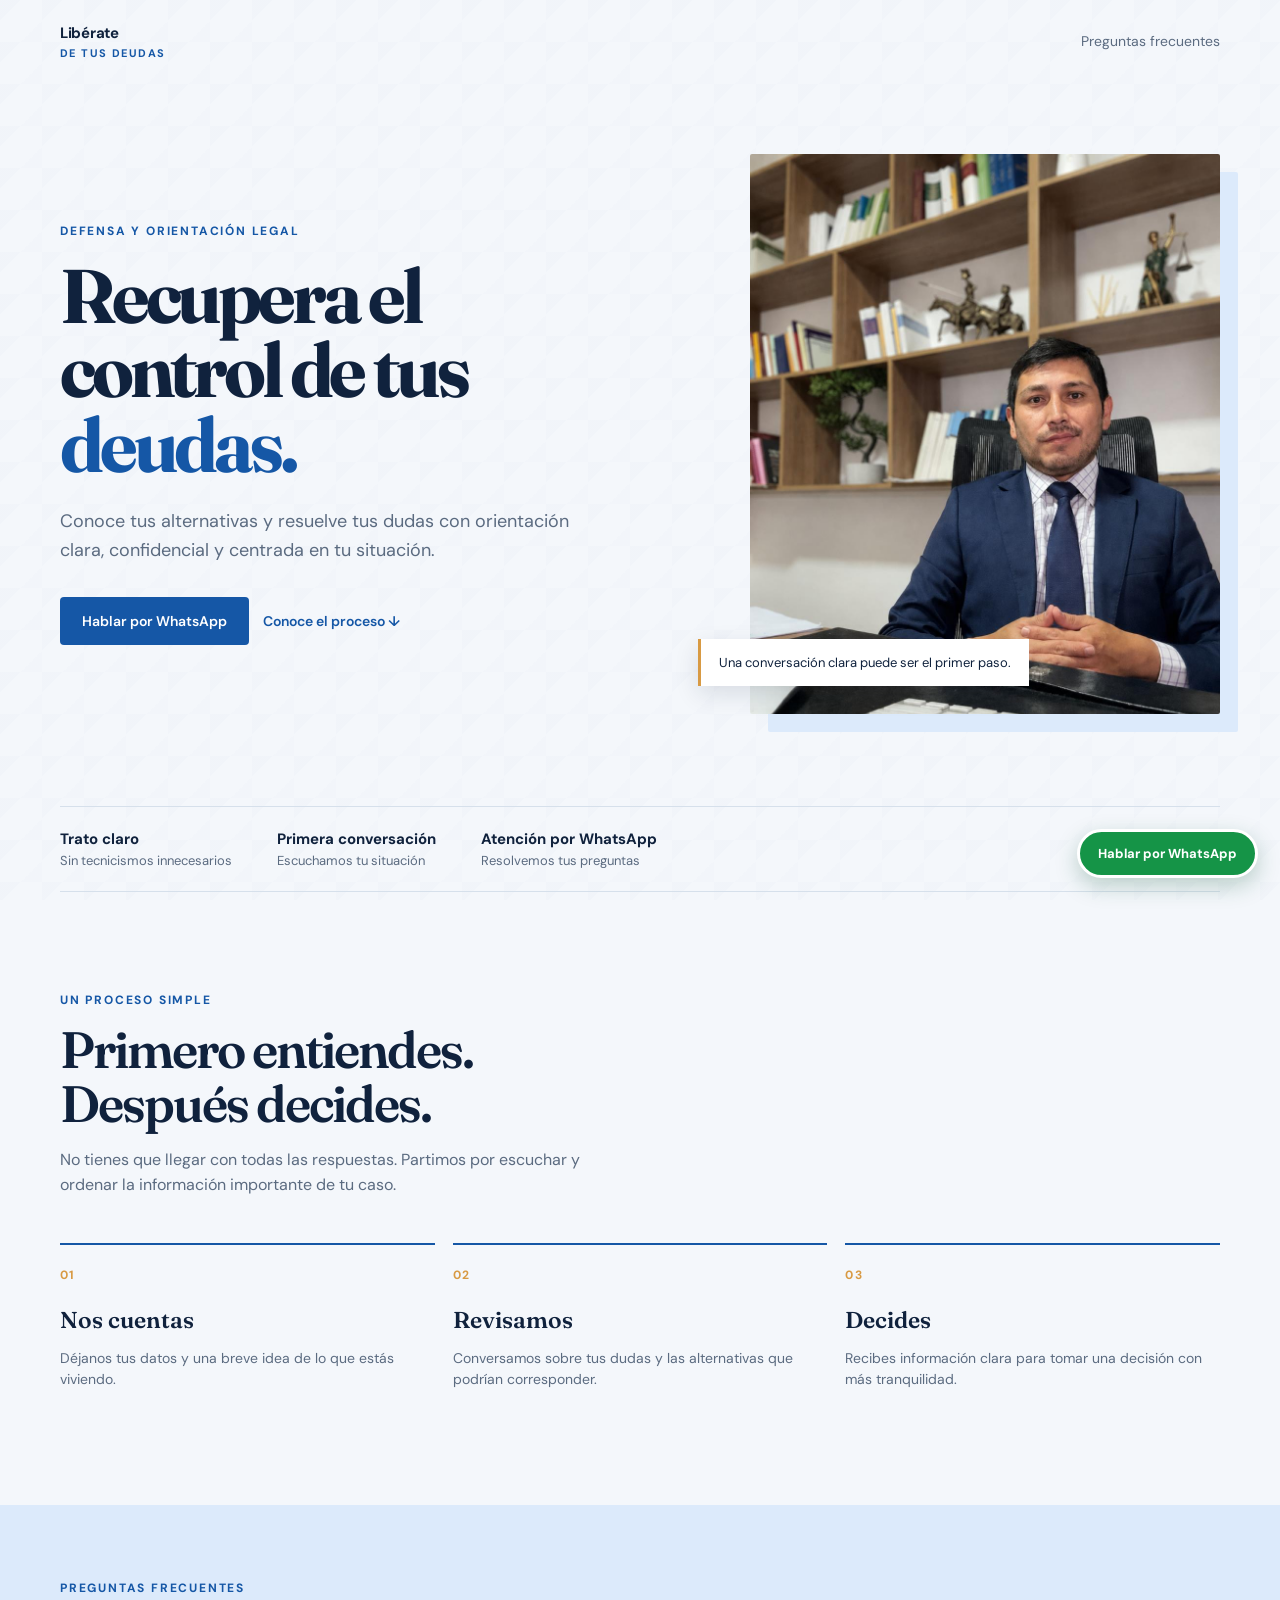
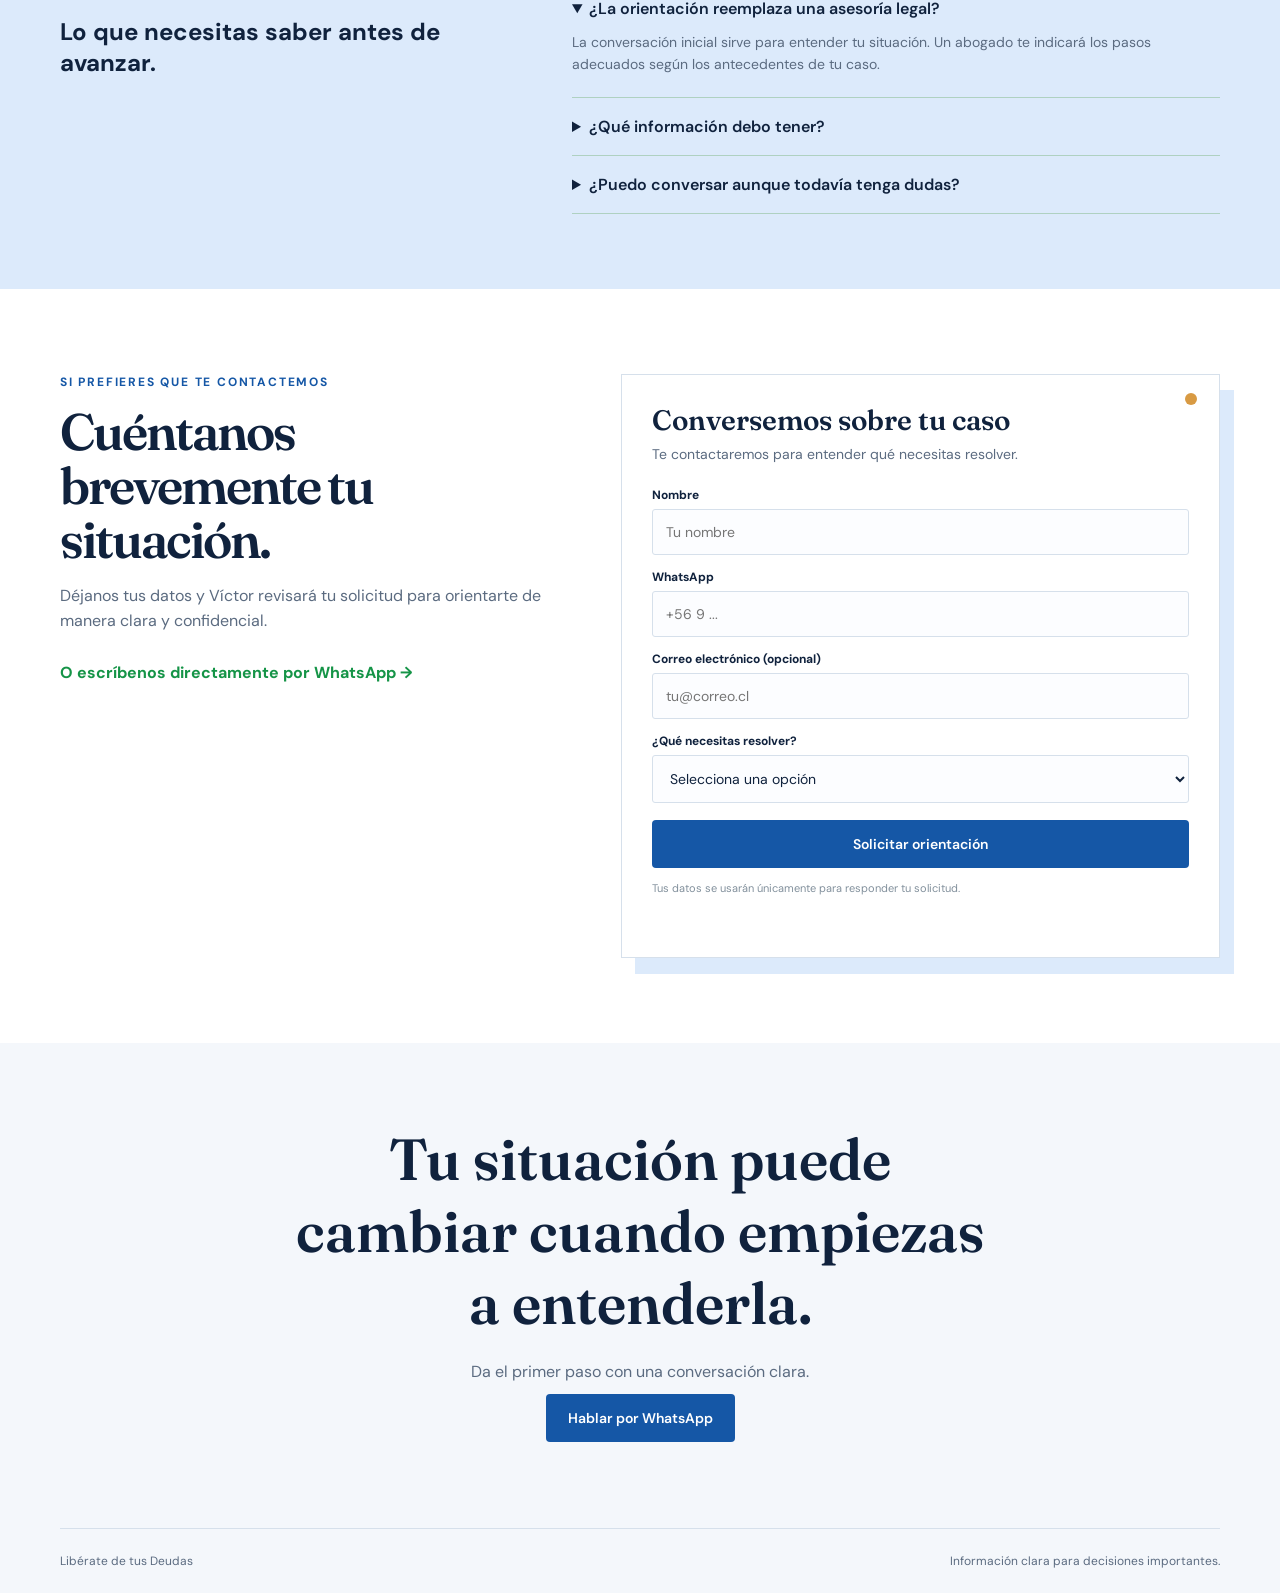
<file: landing.html>
<!doctype html>
<html lang="es">
<head>
  <meta charset="utf-8">
  <meta name="viewport" content="width=device-width, initial-scale=1">
  <title>Libérate de tus Deudas | Orientación clara para volver a empezar</title>
  <meta name="description" content="Conoce tus opciones y recibe una orientación inicial para ordenar tu situación de deudas.">
  <link rel="preconnect" href="https://fonts.googleapis.com">
  <link rel="preconnect" href="https://fonts.gstatic.com" crossorigin>
  <link href="https://fonts.googleapis.com/css2?family=DM+Sans:wght@400;500;600;700&family=Fraunces:opsz,wght@9..144,600;9..144,700&display=swap" rel="stylesheet">
  <style>
    :root{--ink:#10223d;--muted:#5b6b80;--paper:#f4f7fb;--mint:#dceafb;--green:#1557a6;--orange:#d89a43;--line:#d6e0eb}
    *{box-sizing:border-box}body{margin:0;background:var(--paper);color:var(--ink);font-family:"DM Sans",sans-serif}body:before{content:"";position:fixed;inset:0;pointer-events:none;opacity:.32;background-image:linear-gradient(135deg,rgba(21,87,166,.04) 25%,transparent 25%),linear-gradient(315deg,rgba(21,87,166,.035) 25%,transparent 25%);background-size:42px 42px;z-index:-1}a{color:inherit;text-decoration:none}.wrap{width:min(1160px,calc(100% - 40px));margin:auto}
    nav{height:82px;display:flex;align-items:center;justify-content:space-between}.brand{font-size:15px;font-weight:700;letter-spacing:-.02em}.brand span{display:block;color:var(--green);font-size:11px;letter-spacing:.13em;text-transform:uppercase;margin-top:3px}.nav-link{font-size:14px;color:var(--muted)}
    .hero{display:grid;grid-template-columns:1.05fr .95fr;gap:60px;align-items:center;padding:72px 0 92px;position:relative}.hero-copy{position:relative;z-index:1}.hero-portrait{margin:0;min-height:500px;position:relative;display:flex;align-items:flex-end;justify-content:flex-end}.hero-portrait img{width:min(100%,470px);height:560px;object-fit:cover;object-position:center top;border-radius:2px;box-shadow:18px 18px 0 var(--mint)}.portrait-note{position:absolute;left:0;bottom:28px;background:#fff;padding:15px 18px;border-left:3px solid var(--orange);box-shadow:0 8px 24px rgba(16,34,61,.12);font-size:13px;color:var(--ink)}.eyebrow{color:var(--green);font-size:12px;font-weight:700;letter-spacing:.15em;text-transform:uppercase}.hero h1{font:700 clamp(44px,6vw,76px)/.98 Fraunces,serif;letter-spacing:-.055em;margin:20px 0 25px;max-width:690px}.hero h1 em{color:var(--green);font-style:normal}.hero p{font-size:18px;line-height:1.6;color:var(--muted);max-width:550px;margin:0 0 32px}.actions{display:flex;gap:14px;align-items:center}.button{border:0;background:var(--green);color:white;border-radius:4px;padding:15px 22px;font:600 14px "DM Sans";cursor:pointer;transition:transform .2s,background .2s}.button:hover{background:#0e4938;transform:translateY(-2px)}.text-link{font-size:14px;font-weight:600;color:var(--green)}
    .form-card{background:rgba(255,255,255,.96);border:1px solid var(--line);padding:30px;box-shadow:14px 16px 0 var(--mint);position:relative}.form-card:before{content:"";position:absolute;width:12px;height:12px;border-radius:50%;background:var(--orange);top:18px;right:22px}.form-card h2{font:600 28px/1.1 Fraunces,serif;margin:0 0 8px}.form-card>p{color:var(--muted);font-size:14px;line-height:1.5;margin:0 0 22px}.field{margin-bottom:14px}.field label{display:block;font-size:12px;font-weight:700;margin-bottom:6px}.field input,.field select{width:100%;border:1px solid var(--line);border-radius:3px;background:#fcfdff;padding:13px;font:14px "DM Sans";color:var(--ink)}.field input:focus,.field select:focus{outline:2px solid var(--orange);outline-offset:1px}.form-card .button{width:100%;margin-top:3px}.fine{font-size:11px!important;color:#82909c!important;margin:12px 0 0!important}.status{font-size:13px;margin-top:12px;min-height:18px}.status.ok{color:var(--green)}.status.error{color:#a13e2d}
    .contact-section{background:#fff;padding:85px 0}.contact-grid{display:grid;grid-template-columns:.9fr 1.1fr;gap:70px;align-items:start}.contact-copy h2{font:600 clamp(34px,4vw,52px)/1.05 Fraunces,serif;letter-spacing:-.04em;margin:15px 0}.contact-copy p{color:var(--muted);line-height:1.6}.wa-inline{display:inline-flex;align-items:center;gap:8px;margin-top:12px;color:#159447;font-weight:700}.proof{border-top:1px solid var(--line);border-bottom:1px solid var(--line);padding:22px 0;display:flex;gap:45px;flex-wrap:wrap;color:var(--muted);font-size:13px}.proof strong{color:var(--ink);display:block;font-size:15px;margin-bottom:3px}.section{padding:100px 0}.section-heading{max-width:570px}.section h2{font:600 clamp(34px,4vw,52px)/1.05 Fraunces,serif;letter-spacing:-.04em;margin:15px 0}.section-heading p{color:var(--muted);line-height:1.6}.steps{display:grid;grid-template-columns:repeat(3,1fr);gap:18px;margin-top:45px}.step{border-top:2px solid var(--green);padding-top:18px}.step b{font-size:12px;color:var(--orange);letter-spacing:.1em}.step h3{font:600 23px Fraunces,serif;margin:22px 0 10px}.step p{color:var(--muted);line-height:1.55;font-size:14px}.faq{background:var(--mint);padding:75px 0}.faq-grid{display:grid;grid-template-columns:.8fr 1.2fr;gap:80px}.faq details{border-bottom:1px solid #afd1c1;padding:18px 0}.faq summary{font-weight:600;cursor:pointer}.faq details p{color:var(--muted);line-height:1.55;font-size:14px;margin:13px 0 4px}.cta{padding:80px 0 100px;text-align:center}.cta h2{font:600 clamp(34px,5vw,58px) Fraunces,serif;margin:0 auto 22px;max-width:700px}.cta p{color:var(--muted);margin-bottom:25px}footer{border-top:1px solid var(--line);padding:24px 0;color:var(--muted);font-size:12px;display:flex;justify-content:space-between}.floating-wa{position:fixed;right:22px;bottom:22px;z-index:20;background:#159447;color:#fff;border:3px solid #fff;border-radius:50px;padding:13px 18px;font-size:13px;font-weight:700;box-shadow:0 8px 22px rgba(21,91,58,.25);transition:transform .2s}.floating-wa:hover{transform:translateY(-3px)}
    @media(max-width:800px){.hero{grid-template-columns:1fr;gap:34px;padding:48px 0 62px}.hero h1{font-size:51px;margin-top:16px}.hero p{font-size:16px}.hero-portrait{min-height:0;justify-content:center}.hero-portrait img{height:430px;width:100%;box-shadow:10px 10px 0 var(--mint)}.portrait-note{left:8px;bottom:18px}.actions{align-items:stretch;flex-direction:column;gap:16px}.actions .button{text-align:center}.form-card{max-width:520px;padding:24px;box-shadow:8px 10px 0 var(--mint)}.form-card:before{top:14px;right:16px}.contact-section{padding:68px 0}.contact-grid{grid-template-columns:1fr;gap:28px}.steps,.faq-grid{grid-template-columns:1fr;gap:35px}.section{padding:70px 0}.nav-link{display:none}.proof{gap:22px;padding:18px 0}.wrap{width:min(100% - 28px,1160px)}}
  </style>
</head>
<body>
  <header><nav class="wrap"><a class="brand" href="#inicio">Libérate <span>de tus deudas</span></a><a class="nav-link" href="#preguntas">Preguntas frecuentes</a></nav></header>
  <main id="inicio">
    <section class="hero wrap"><div class="hero-copy"><div class="eyebrow">Defensa y orientación legal</div><h1>Recupera el control de tus <em>deudas.</em></h1><p>Conoce tus alternativas y resuelve tus dudas con orientación clara, confidencial y centrada en tu situación.</p><div class="actions"><a class="button" href="https://wa.me/56920757276?text=Hola%2C%20necesito%20orientaci%C3%B3n%20sobre%20mis%20deudas" target="_blank" rel="noopener">Hablar por WhatsApp</a><a class="text-link" href="#como-funciona">Conoce el proceso ↓</a></div></div><figure class="hero-portrait"><img src="victor abogado.jpeg" alt="Víctor Sanhueza, abogado" loading="eager"><figcaption class="portrait-note">Una conversación clara puede ser el primer paso.</figcaption></figure></section>
    <div class="proof wrap"><div><strong>Trato claro</strong>Sin tecnicismos innecesarios</div><div><strong>Primera conversación</strong>Escuchamos tu situación</div><div><strong>Atención por WhatsApp</strong>Resolvemos tus preguntas</div></div>
    <section class="section wrap" id="como-funciona"><div class="section-heading"><div class="eyebrow">Un proceso simple</div><h2>Primero entiendes. Después decides.</h2><p>No tienes que llegar con todas las respuestas. Partimos por escuchar y ordenar la información importante de tu caso.</p></div><div class="steps"><article class="step"><b>01</b><h3>Nos cuentas</h3><p>Déjanos tus datos y una breve idea de lo que estás viviendo.</p></article><article class="step"><b>02</b><h3>Revisamos</h3><p>Conversamos sobre tus dudas y las alternativas que podrían corresponder.</p></article><article class="step"><b>03</b><h3>Decides</h3><p>Recibes información clara para tomar una decisión con más tranquilidad.</p></article></div></section>
    <section class="faq" id="preguntas"><div class="wrap faq-grid"><div><div class="eyebrow">Preguntas frecuentes</div><h2>Lo que necesitas saber antes de avanzar.</h2></div><div><details open><summary>¿La orientación reemplaza una asesoría legal?</summary><p>La conversación inicial sirve para entender tu situación. Un abogado te indicará los pasos adecuados según los antecedentes de tu caso.</p></details><details><summary>¿Qué información debo tener?</summary><p>Comienza con lo que recuerdes: tipo de deuda, acreedores, montos aproximados y si has recibido notificaciones. No necesitas tener todo ordenado.</p></details><details><summary>¿Puedo conversar aunque todavía tenga dudas?</summary><p>Sí. El objetivo es justamente ayudarte a entender tus opciones antes de tomar una decisión.</p></details></div></div></section>
     <section class="contact-section" id="contacto"><div class="wrap contact-grid"><div class="contact-copy"><div class="eyebrow">Si prefieres que te contactemos</div><h2>Cuéntanos brevemente tu situación.</h2><p>Déjanos tus datos y Víctor revisará tu solicitud para orientarte de manera clara y confidencial.</p><a class="wa-inline" href="https://wa.me/56920757276?text=Hola%2C%20necesito%20orientaci%C3%B3n%20sobre%20mis%20deudas" target="_blank" rel="noopener">O escríbenos directamente por WhatsApp →</a></div><form class="form-card" id="contacto-form"><h2>Conversemos sobre tu caso</h2><p>Te contactaremos para entender qué necesitas resolver.</p><div class="field"><label for="name">Nombre</label><input id="name" name="name" required autocomplete="name" placeholder="Tu nombre"></div><div class="field"><label for="phone">WhatsApp</label><input id="phone" name="phone" required autocomplete="tel" placeholder="+56 9 ..."></div><div class="field"><label for="email">Correo electrónico <span>(opcional)</span></label><input id="email" name="email" type="email" autocomplete="email" placeholder="tu@correo.cl"></div><div class="field"><label for="reason">¿Qué necesitas resolver?</label><select id="reason" name="reason" required><option value="">Selecciona una opción</option><option>Quiero conocer mis alternativas</option><option>Tengo dudas sobre mis deudas</option><option>Necesito orientación sobre mi caso</option><option>Quiero hablar con un abogado</option></select></div><button class="button" type="submit">Solicitar orientación</button><p class="fine">Tus datos se usarán únicamente para responder tu solicitud.</p><div class="status" aria-live="polite"></div></form></div></section>
     <section class="cta wrap"><h2>Tu situación puede cambiar cuando empiezas a entenderla.</h2><p>Da el primer paso con una conversación clara.</p><a class="button" href="https://wa.me/56920757276?text=Hola%2C%20necesito%20orientaci%C3%B3n%20sobre%20mis%20deudas" target="_blank" rel="noopener">Hablar por WhatsApp</a></section>
  </main>
  <footer class="wrap"><span>Libérate de tus Deudas</span><span>Información clara para decisiones importantes.</span></footer><a class="floating-wa" href="https://wa.me/56920757276?text=Hola%2C%20necesito%20orientaci%C3%B3n%20sobre%20mis%20deudas" target="_blank" rel="noopener">Hablar por WhatsApp</a>
  <script>
     const form=document.querySelector("#contacto-form"), status=document.querySelector(".status");
    form.addEventListener("submit",async(event)=>{event.preventDefault();const button=form.querySelector("button");button.disabled=true;button.textContent="Enviando...";status.className="status";try{const data=Object.fromEntries(new FormData(form));const response=await fetch("https://maxtroner--liberate-deudas-fastapi-app.modal.run/lead",{method:"POST",headers:{"Content-Type":"application/json"},body:JSON.stringify(data)});if(!response.ok)throw new Error();form.reset();status.textContent="Recibimos tus datos. Te contactaremos pronto.";status.className="status ok"}catch{status.textContent="No pudimos enviar tus datos. Escríbenos directamente por WhatsApp.";status.className="status error"}finally{button.disabled=false;button.textContent="Solicitar orientación"}});
  </script>
</body>
</html>
</file>
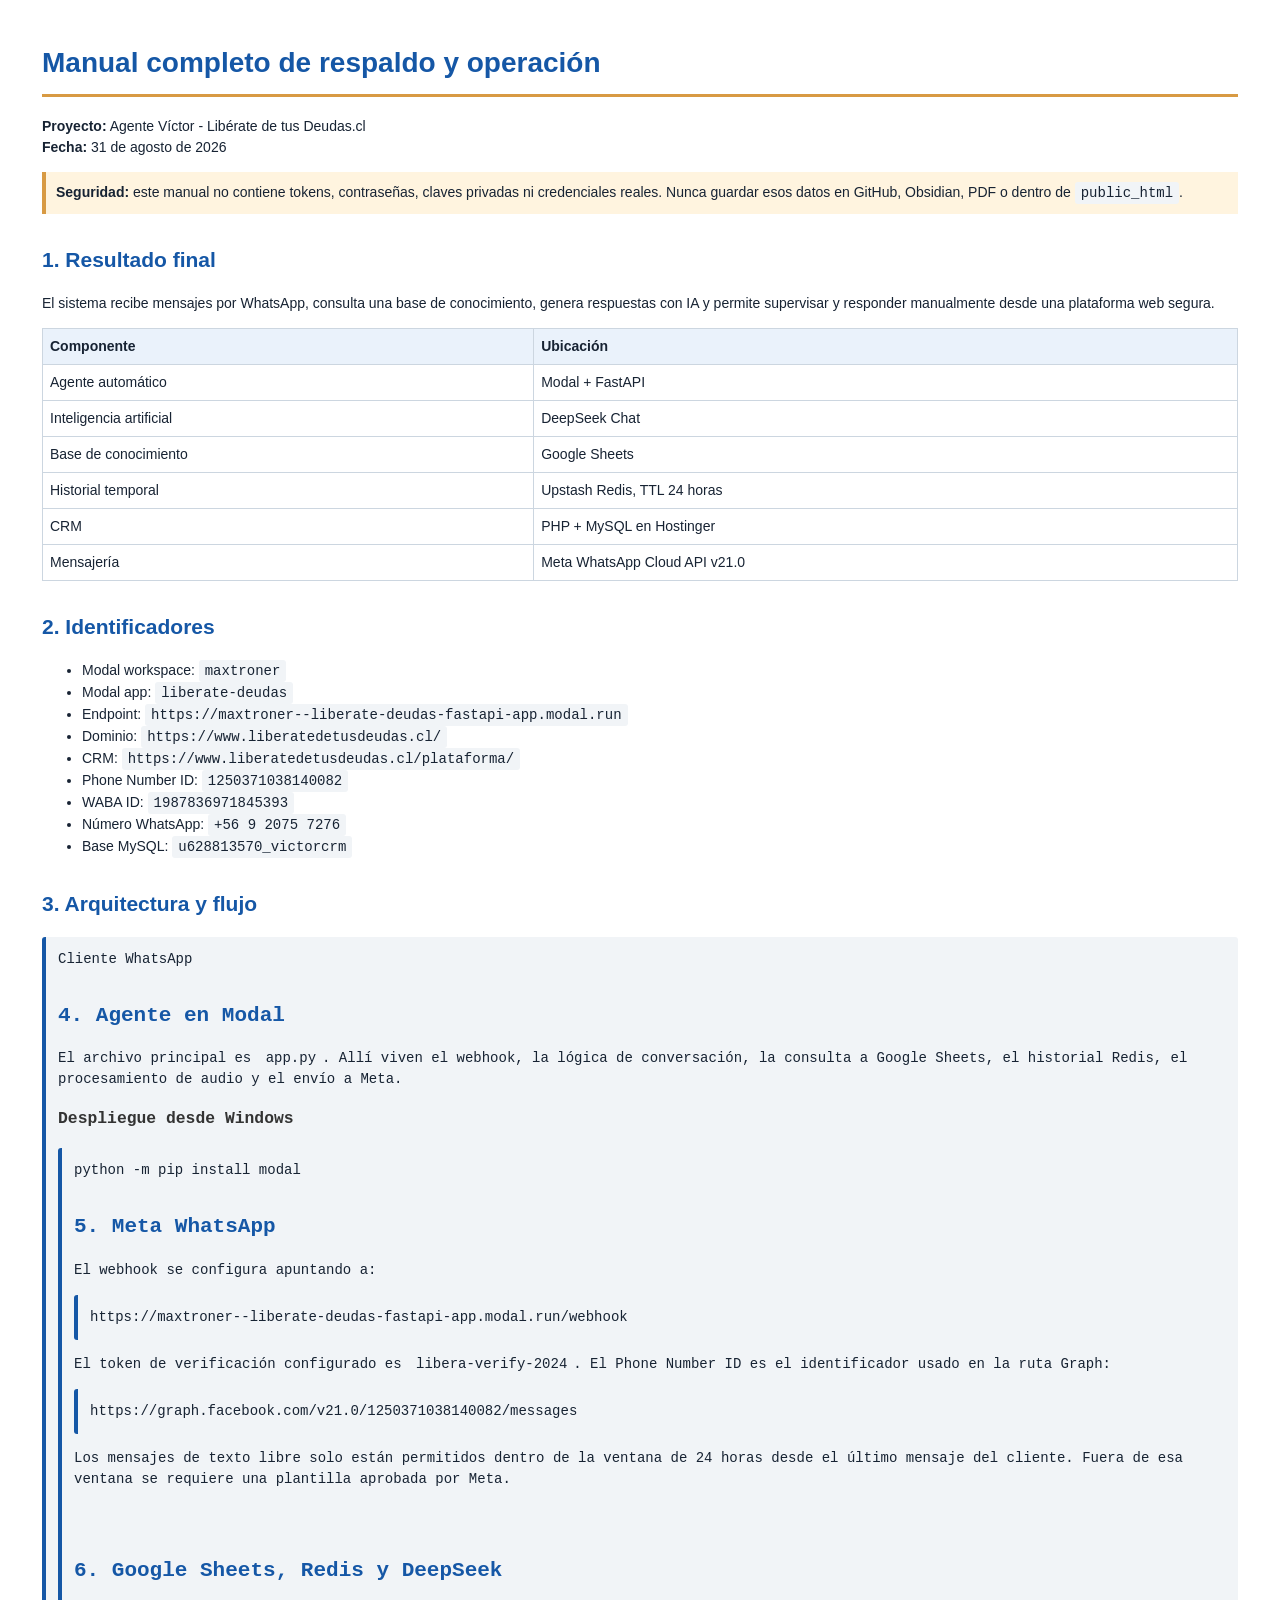
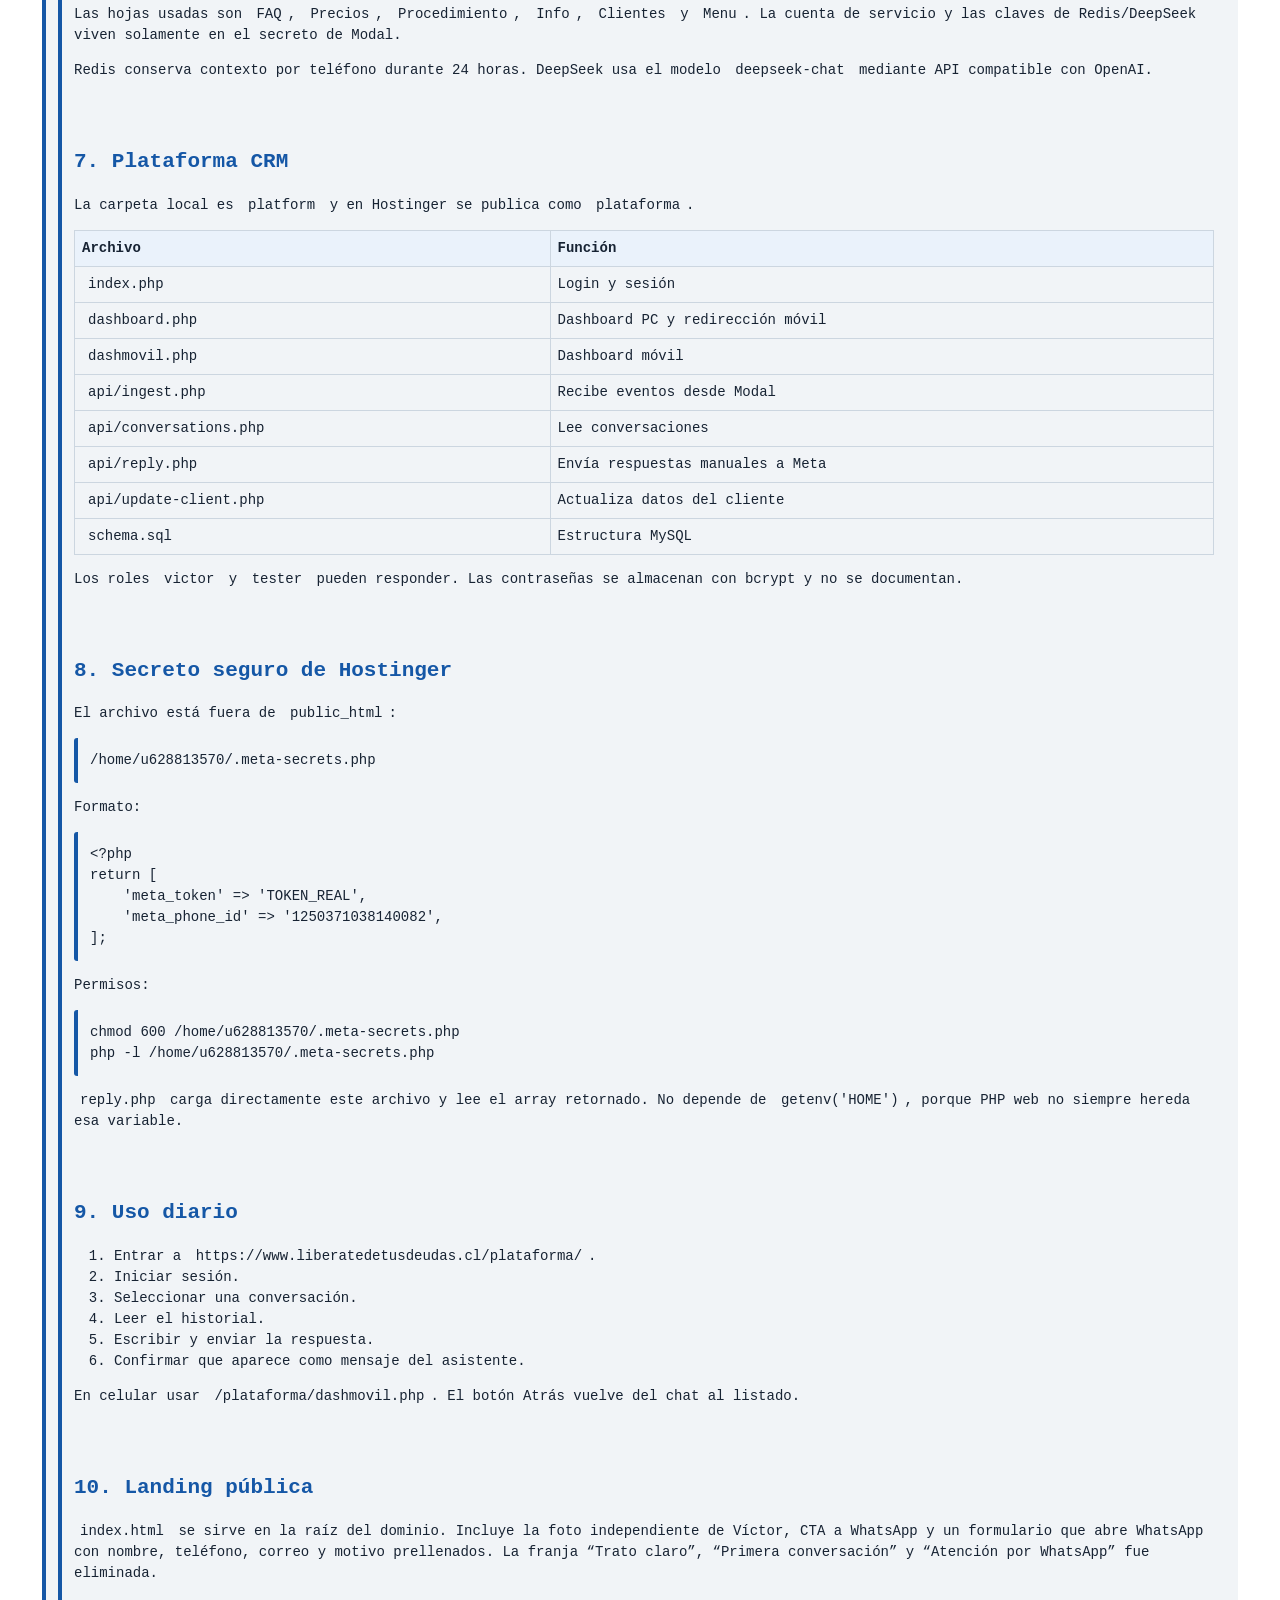
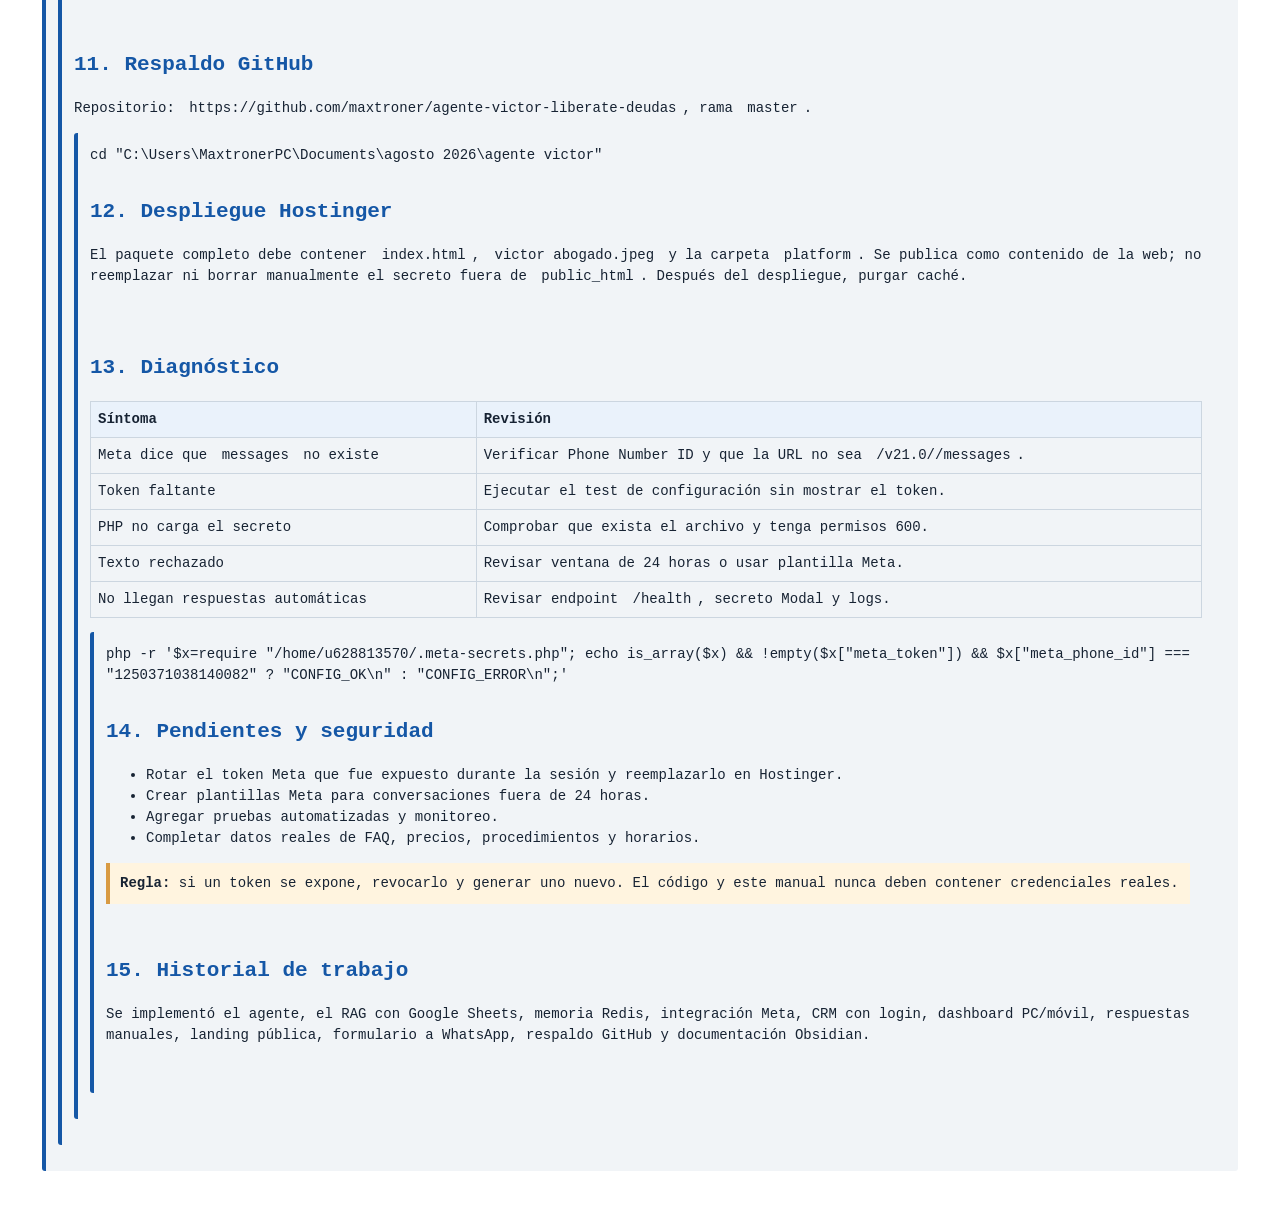
<file: MANUAL_RESPALDO_COMPLETO.html>
<!doctype html><html lang="es"><head><meta charset="utf-8"><title>Manual completo - Agente Víctor</title><style>body{font:14px Arial;line-height:1.5;color:#172333;margin:42px}h1{color:#1557a6;border-bottom:3px solid #d89a43;padding-bottom:10px}h2{color:#1557a6;margin-top:30px}h3{color:#333}code,pre{background:#f1f4f7;padding:3px 6px;border-radius:3px}pre{padding:12px;white-space:pre-wrap;border-left:4px solid #1557a6}table{border-collapse:collapse;width:100%;margin:12px 0}td,th{border:1px solid #ccd6e0;padding:7px;text-align:left}th{background:#eaf2fb}.warn{background:#fff4df;border-left:4px solid #d89a43;padding:10px}.page{page-break-before:always}</style></head><body>
<h1>Manual completo de respaldo y operación</h1><p><b>Proyecto:</b> Agente Víctor - Libérate de tus Deudas.cl<br><b>Fecha:</b> 31 de agosto de 2026</p>
<div class="warn"><b>Seguridad:</b> este manual no contiene tokens, contraseñas, claves privadas ni credenciales reales. Nunca guardar esos datos en GitHub, Obsidian, PDF o dentro de <code>public_html</code>.</div>
<h2>1. Resultado final</h2><p>El sistema recibe mensajes por WhatsApp, consulta una base de conocimiento, genera respuestas con IA y permite supervisar y responder manualmente desde una plataforma web segura.</p><table><tr><th>Componente</th><th>Ubicación</th></tr><tr><td>Agente automático</td><td>Modal + FastAPI</td></tr><tr><td>Inteligencia artificial</td><td>DeepSeek Chat</td></tr><tr><td>Base de conocimiento</td><td>Google Sheets</td></tr><tr><td>Historial temporal</td><td>Upstash Redis, TTL 24 horas</td></tr><tr><td>CRM</td><td>PHP + MySQL en Hostinger</td></tr><tr><td>Mensajería</td><td>Meta WhatsApp Cloud API v21.0</td></tr></table>
<h2>2. Identificadores</h2><ul><li>Modal workspace: <code>maxtroner</code></li><li>Modal app: <code>liberate-deudas</code></li><li>Endpoint: <code>https://maxtroner--liberate-deudas-fastapi-app.modal.run</code></li><li>Dominio: <code>https://www.liberatedetusdeudas.cl/</code></li><li>CRM: <code>https://www.liberatedetusdeudas.cl/plataforma/</code></li><li>Phone Number ID: <code>1250371038140082</code></li><li>WABA ID: <code>1987836971845393</code></li><li>Número WhatsApp: <code>+56 9 2075 7276</code></li><li>Base MySQL: <code>u628813570_victorcrm</code></li></ul>
<h2>3. Arquitectura y flujo</h2><pre>Cliente WhatsApp
<h2>4. Agente en Modal</h2><p>El archivo principal es <code>app.py</code>. Allí viven el webhook, la lógica de conversación, la consulta a Google Sheets, el historial Redis, el procesamiento de audio y el envío a Meta.</p><h3>Despliegue desde Windows</h3><pre>python -m pip install modal
<h2>5. Meta WhatsApp</h2><p>El webhook se configura apuntando a:</p><pre>https://maxtroner--liberate-deudas-fastapi-app.modal.run/webhook</pre><p>El token de verificación configurado es <code>libera-verify-2024</code>. El Phone Number ID es el identificador usado en la ruta Graph:</p><pre>https://graph.facebook.com/v21.0/1250371038140082/messages</pre><p>Los mensajes de texto libre solo están permitidos dentro de la ventana de 24 horas desde el último mensaje del cliente. Fuera de esa ventana se requiere una plantilla aprobada por Meta.</p>
<h2>6. Google Sheets, Redis y DeepSeek</h2><p>Las hojas usadas son <code>FAQ</code>, <code>Precios</code>, <code>Procedimiento</code>, <code>Info</code>, <code>Clientes</code> y <code>Menu</code>. La cuenta de servicio y las claves de Redis/DeepSeek viven solamente en el secreto de Modal.</p><p>Redis conserva contexto por teléfono durante 24 horas. DeepSeek usa el modelo <code>deepseek-chat</code> mediante API compatible con OpenAI.</p>
<div class="page"></div><h2>7. Plataforma CRM</h2><p>La carpeta local es <code>platform</code> y en Hostinger se publica como <code>plataforma</code>.</p><table><tr><th>Archivo</th><th>Función</th></tr><tr><td><code>index.php</code></td><td>Login y sesión</td></tr><tr><td><code>dashboard.php</code></td><td>Dashboard PC y redirección móvil</td></tr><tr><td><code>dashmovil.php</code></td><td>Dashboard móvil</td></tr><tr><td><code>api/ingest.php</code></td><td>Recibe eventos desde Modal</td></tr><tr><td><code>api/conversations.php</code></td><td>Lee conversaciones</td></tr><tr><td><code>api/reply.php</code></td><td>Envía respuestas manuales a Meta</td></tr><tr><td><code>api/update-client.php</code></td><td>Actualiza datos del cliente</td></tr><tr><td><code>schema.sql</code></td><td>Estructura MySQL</td></tr></table><p>Los roles <code>victor</code> y <code>tester</code> pueden responder. Las contraseñas se almacenan con bcrypt y no se documentan.</p>
<h2>8. Secreto seguro de Hostinger</h2><p>El archivo está fuera de <code>public_html</code>:</p><pre>/home/u628813570/.meta-secrets.php</pre><p>Formato:</p><pre>&lt;?php
return [
    'meta_token' =&gt; 'TOKEN_REAL',
    'meta_phone_id' =&gt; '1250371038140082',
];</pre><p>Permisos:</p><pre>chmod 600 /home/u628813570/.meta-secrets.php
php -l /home/u628813570/.meta-secrets.php</pre><p><code>reply.php</code> carga directamente este archivo y lee el array retornado. No depende de <code>getenv('HOME')</code>, porque PHP web no siempre hereda esa variable.</p>
<h2>9. Uso diario</h2><ol><li>Entrar a <code>https://www.liberatedetusdeudas.cl/plataforma/</code>.</li><li>Iniciar sesión.</li><li>Seleccionar una conversación.</li><li>Leer el historial.</li><li>Escribir y enviar la respuesta.</li><li>Confirmar que aparece como mensaje del asistente.</li></ol><p>En celular usar <code>/plataforma/dashmovil.php</code>. El botón Atrás vuelve del chat al listado.</p>
<h2>10. Landing pública</h2><p><code>index.html</code> se sirve en la raíz del dominio. Incluye la foto independiente de Víctor, CTA a WhatsApp y un formulario que abre WhatsApp con nombre, teléfono, correo y motivo prellenados. La franja “Trato claro”, “Primera conversación” y “Atención por WhatsApp” fue eliminada.</p>
<h2>11. Respaldo GitHub</h2><p>Repositorio: <code>https://github.com/maxtroner/agente-victor-liberate-deudas</code>, rama <code>master</code>.</p><pre>cd "C:\Users\MaxtronerPC\Documents\agosto 2026\agente victor"
<h2>12. Despliegue Hostinger</h2><p>El paquete completo debe contener <code>index.html</code>, <code>victor abogado.jpeg</code> y la carpeta <code>platform</code>. Se publica como contenido de la web; no reemplazar ni borrar manualmente el secreto fuera de <code>public_html</code>. Después del despliegue, purgar caché.</p>
<h2>13. Diagnóstico</h2><table><tr><th>Síntoma</th><th>Revisión</th></tr><tr><td>Meta dice que <code>messages</code> no existe</td><td>Verificar Phone Number ID y que la URL no sea <code>/v21.0//messages</code>.</td></tr><tr><td>Token faltante</td><td>Ejecutar el test de configuración sin mostrar el token.</td></tr><tr><td>PHP no carga el secreto</td><td>Comprobar que exista el archivo y tenga permisos 600.</td></tr><tr><td>Texto rechazado</td><td>Revisar ventana de 24 horas o usar plantilla Meta.</td></tr><tr><td>No llegan respuestas automáticas</td><td>Revisar endpoint <code>/health</code>, secreto Modal y logs.</td></tr></table><pre>php -r '$x=require "/home/u628813570/.meta-secrets.php"; echo is_array($x) && !empty($x["meta_token"]) && $x["meta_phone_id"] === "1250371038140082" ? "CONFIG_OK\n" : "CONFIG_ERROR\n";'
<h2>14. Pendientes y seguridad</h2><ul><li>Rotar el token Meta que fue expuesto durante la sesión y reemplazarlo en Hostinger.</li><li>Crear plantillas Meta para conversaciones fuera de 24 horas.</li><li>Agregar pruebas automatizadas y monitoreo.</li><li>Completar datos reales de FAQ, precios, procedimientos y horarios.</li></ul><div class="warn"><b>Regla:</b> si un token se expone, revocarlo y generar uno nuevo. El código y este manual nunca deben contener credenciales reales.</div>
<h2>15. Historial de trabajo</h2><p>Se implementó el agente, el RAG con Google Sheets, memoria Redis, integración Meta, CRM con login, dashboard PC/móvil, respuestas manuales, landing pública, formulario a WhatsApp, respaldo GitHub y documentación Obsidian.</p></body></html>
</file>
